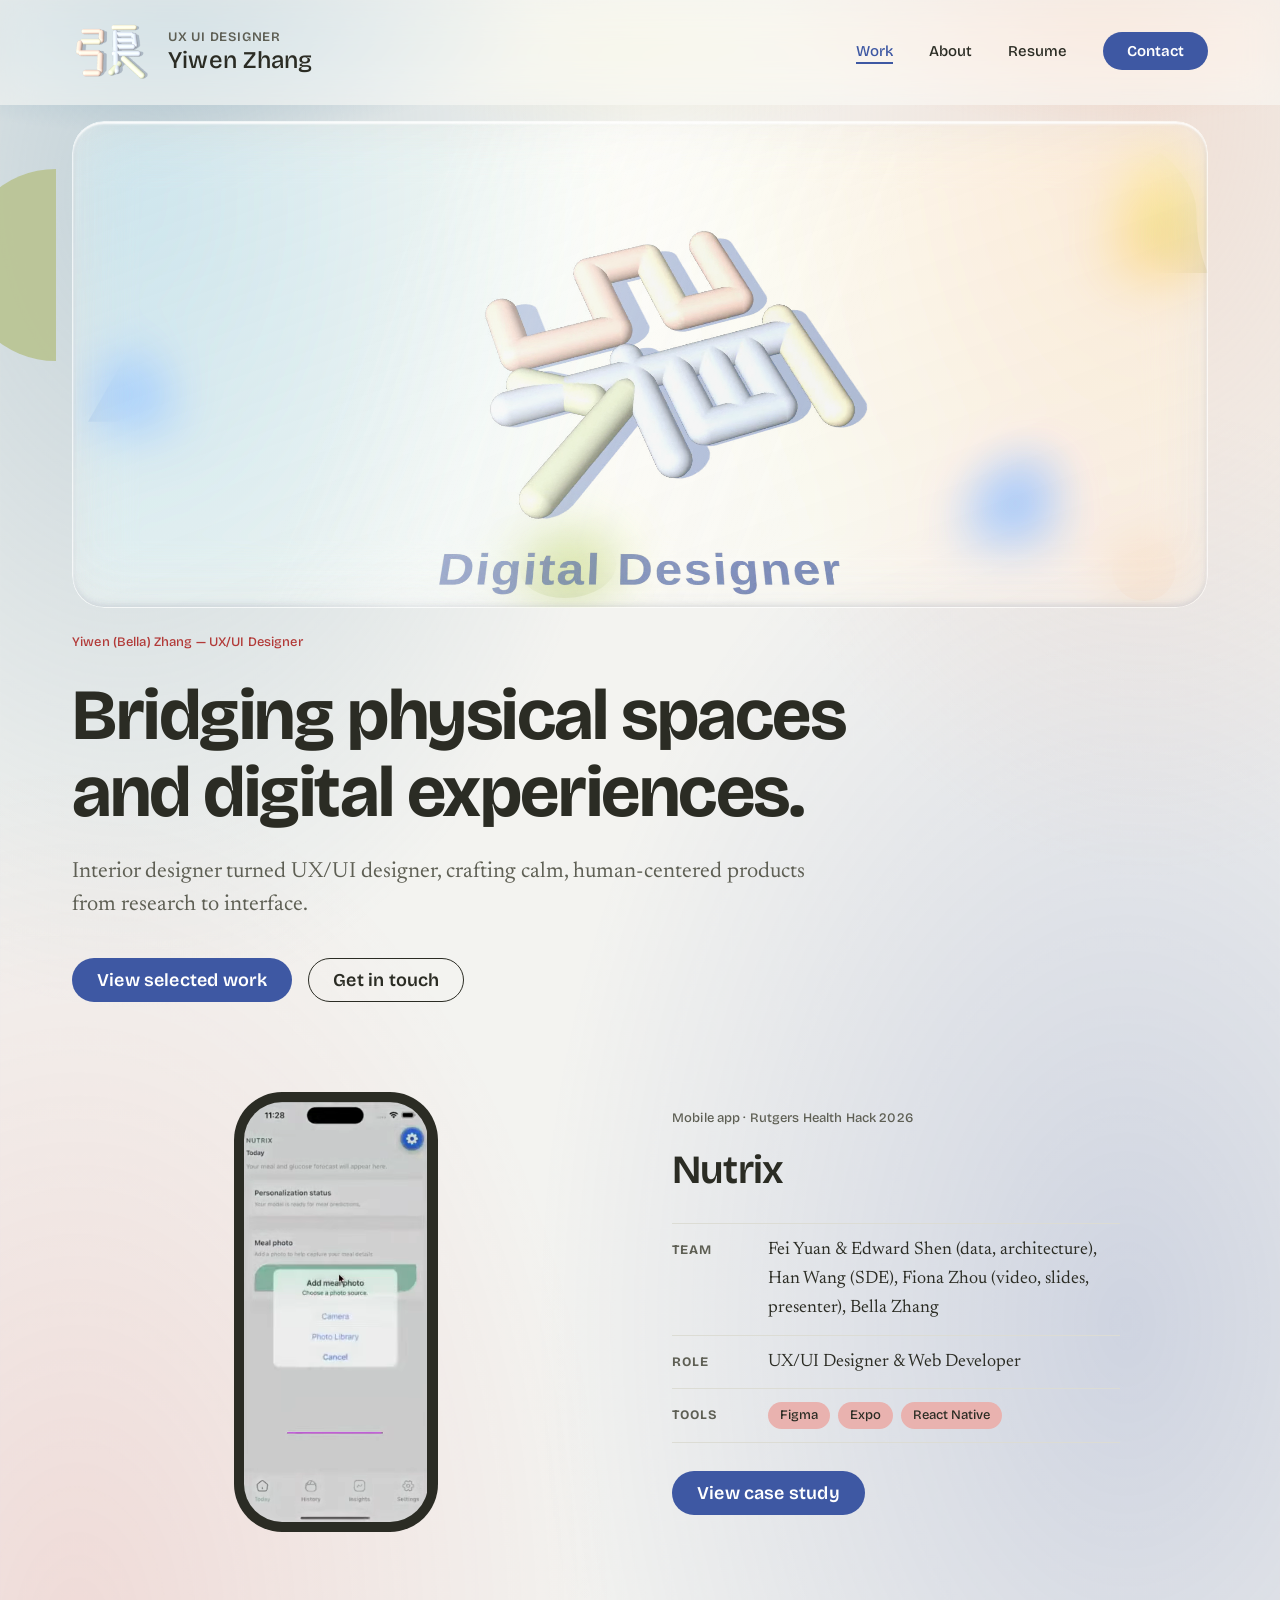
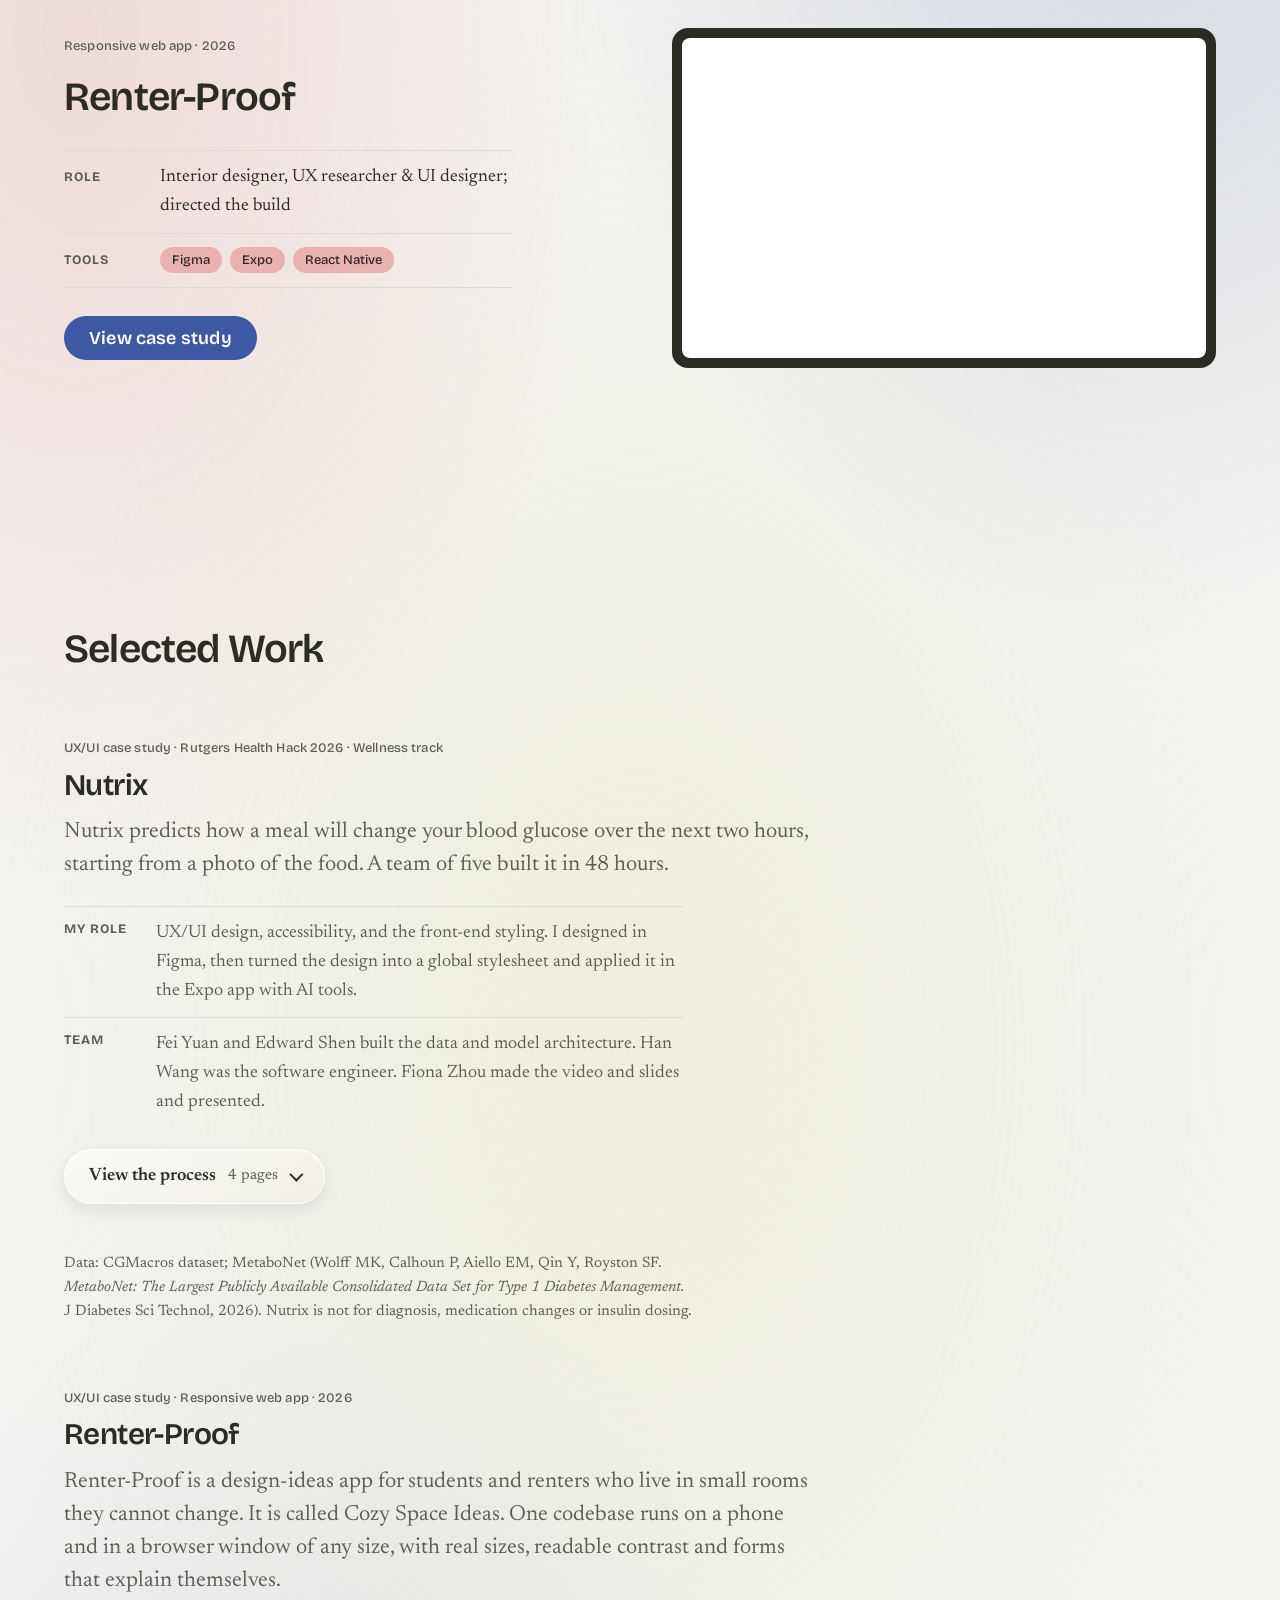
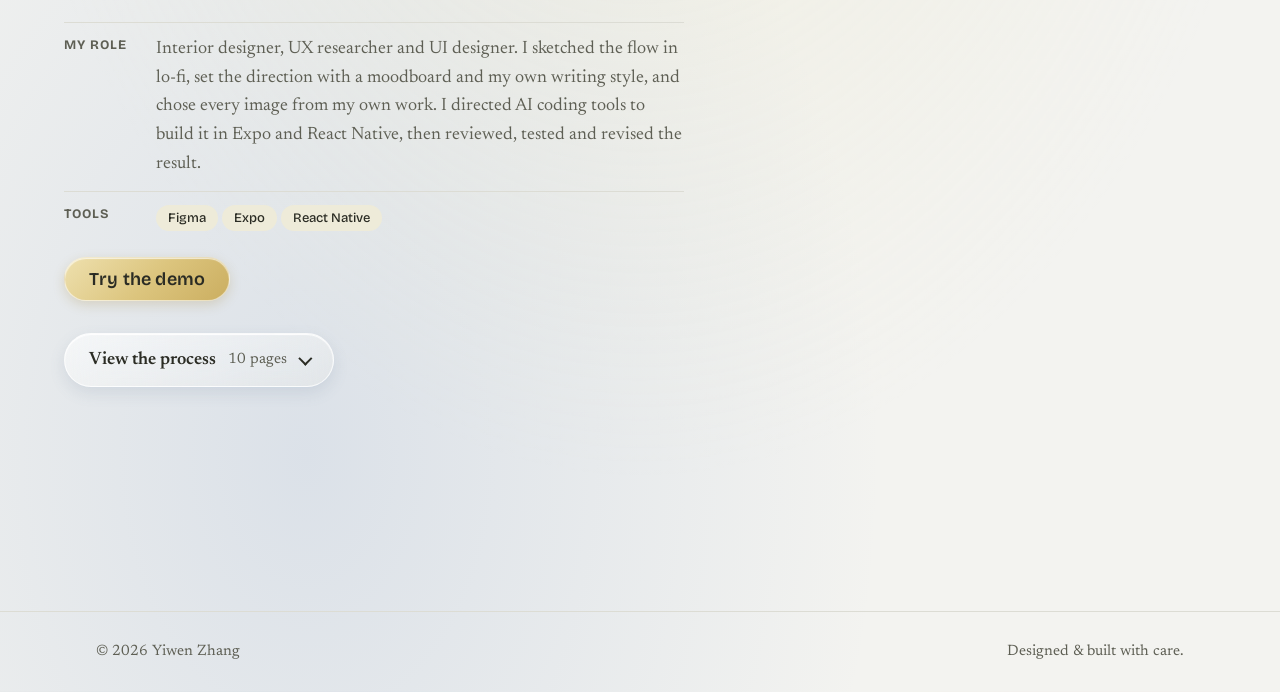
<file: index.html>
<!DOCTYPE html>
<html lang="en" data-theme="work">
<head>
  <meta charset="UTF-8" />
  <meta name="viewport" content="width=device-width, initial-scale=1.0" />
  <title>Yiwen Zhang — UX/UI Designer</title>
  <meta name="description" content="Yiwen (Bella) Zhang is a UX/UI designer bridging physical spaces and digital experiences." />
  <!-- Typography: Bricolage Grotesque (display) + Newsreader (body), via design tokens -->
  <link rel="preconnect" href="https://fonts.googleapis.com" />
  <link rel="preconnect" href="https://fonts.gstatic.com" crossorigin />
  <link
    href="https://fonts.googleapis.com/css2?family=Bricolage+Grotesque:opsz,wght@12..96,500..800&family=Newsreader:ital,opsz,wght@0,6..72,400..600;1,6..72,400&display=swap"
    rel="stylesheet"
  />
  <link rel="stylesheet" href="css/tokens.css" />
  <link rel="stylesheet" href="css/styles.css" />
</head>
<body class="page-home">

  <!-- ============ GLOBAL NAV ============ -->
  <header class="site-header" id="site-header">
    <nav class="nav" aria-label="Global navigation">

      <!-- Brand: 80px square icon slot + title stack (Kyson-style) -->
      <a class="brand" href="index.html" aria-label="Yiwen Zhang home">
        <!-- Logo: Zhang animation (autoplay, muted, loop) -->
        <span class="brand-icon" aria-hidden="true"><img src="assets/zhang-mark-upload.png" alt=""></span>
        <span class="brand-text">
          <span class="brand-role">UX UI Designer</span>
          <span class="brand-name">Yiwen Zhang</span>
        </span>
      </a>

      <!-- Desktop links -->
      <ul class="nav-links">
        <li><a href="index.html" class="nav-link active" aria-current="page">Work</a></li>
        <li><a href="about.html" class="nav-link">About</a></li>
        <li><a href="resume.pdf" class="nav-link" target="_blank" rel="noopener">Resume</a></li>
        <li><a href="contact.html" class="nav-cta">Contact</a></li>
      </ul>

      <!-- Mobile hamburger -->
      <button class="nav-toggle" id="nav-toggle" aria-label="Open menu" aria-expanded="false">
        <span></span><span></span><span></span>
      </button>
    </nav>

    <!-- Mobile menu -->
    <div class="mobile-menu" id="mobile-menu">
      <a href="index.html" class="mobile-link">Work</a>
      <a href="about.html" class="mobile-link">About</a>
      <a href="resume.pdf" class="mobile-link" target="_blank" rel="noopener">Resume</a>
      <a href="contact.html" class="mobile-link mobile-cta">Contact</a>
    </div>
  </header>

  <main>
    <!-- ============ HERO ============ -->
    <section class="hero">
      <!-- decorative shapes behind the glass card -->
      <div class="hero-shapes" aria-hidden="true">
        <span class="sh-tri"></span><span class="sh-bell"></span>
        <span class="sh-quarter"></span><span class="sh-leaf"></span>
        <span class="sh-ring"></span><span class="sh-ring sh-ring--b"></span>
      </div>
      <div class="hero-inner">
        <!-- Logo stage: token color field cropped at the card's bottom edge -->
        <div class="hero-stage">
          <figure class="hero-logo">
            <video id="heroVideo" autoplay muted loop playsinline poster="assets/zhang-poster.png">
              <source src="assets/zhang-alpha.webm" type="video/webm">
            </video>
          </figure>
        </div>
        <p class="t-meta">Yiwen (Bella) Zhang — UX/UI Designer</p>
        <h1 class="t-hero">Bridging physical spaces and digital experiences.</h1>
        <p class="t-lead prose">Interior designer turned UX/UI designer, crafting calm, human-centered products from research to interface.</p>
        <div class="hero-actions">
          <a href="#work" class="btn">View selected work</a>
          <a href="contact.html" class="btn btn--secondary">Get in touch</a>
        </div>
      </div>
    </section>

    <!-- ============ FEATURED PROJECTS: screen + article, alternating ============ -->
    <section class="section device-section" id="projects" aria-label="Featured projects">
      <div class="container">

        <!-- Project 1: mobile app — screen left, article right -->
        <article class="showcase">
          <figure class="device device--iphone device--video">
            <span class="device-screen">
              <video autoplay muted loop playsinline preload="metadata" poster="assets/nutrix/nutrix_bella_poster.png" aria-label="Nutrix app walkthrough: add a meal, see the glucose prediction, review insights">
                <source src="assets/nutrix/nutrix_bella.webm" type="video/webm">
                <source src="assets/nutrix/nutrix_bella.mp4" type="video/mp4">
              </video>
            </span>
          </figure>
          <div class="showcase-text">
            <span class="t-meta">Mobile app · Rutgers Health Hack 2026</span>
            <h2 class="t-h2">Nutrix</h2>
            <dl class="showcase-meta">
              <div><dt class="t-label">Team</dt><dd>Fei Yuan &amp; Edward Shen (data, architecture), Han Wang (SDE), Fiona Zhou (video, slides, presenter), Bella Zhang</dd></div>
              <div><dt class="t-label">Role</dt><dd>UX/UI Designer &amp; Web Developer</dd></div>
              <div><dt class="t-label">Tools</dt><dd><span class="chip">Figma</span> <span class="chip">Expo</span> <span class="chip">React Native</span></dd></div>
            </dl>
            <a class="btn" href="#case-mobile">View case study</a>
          </div>
        </article>

        <!-- Project 2: Renter-Proof web app — article left, laptop right -->
        <article class="showcase showcase--flip">
          <figure class="device device--laptop device--video">
            <span class="device-screen">
              <video autoplay muted loop playsinline preload="metadata" poster="assets/renter-proof/renter-proof-demo-poster.jpg" aria-label="Renter-Proof walkthrough in a desktop browser: browse ideas, open a room type, open a case and meet the sign-up step">
                <source src="assets/renter-proof/renter-proof-demo.webm" type="video/webm">
                <source src="assets/renter-proof/renter-proof-demo.mp4" type="video/mp4">
              </video>
            </span>
          </figure>
          <div class="showcase-text">
            <span class="t-meta">Responsive web app · 2026</span>
            <h2 class="t-h2">Renter-Proof</h2>
            <dl class="showcase-meta">
              <div><dt class="t-label">Role</dt><dd>Interior designer, UX researcher &amp; UI designer; directed the build</dd></div>
              <div><dt class="t-label">Tools</dt><dd><span class="chip">Figma</span> <span class="chip">Expo</span> <span class="chip">React Native</span></dd></div>
            </dl>
            <a class="btn" href="#case-renter-proof">View case study</a>
          </div>
        </article>

      </div>
    </section>

    <!-- ============ SELECTED WORK: process, one block per project ============ -->
    <section id="work" class="section">
      <div class="container">
        <h2 class="t-h2">Selected Work</h2>

        <article class="case" id="case-mobile">
          <span class="t-meta">UX/UI case study · Rutgers Health Hack 2026 · Wellness track</span>
          <h3 class="t-h3">Nutrix</h3>
          <p class="t-lead prose">Nutrix predicts how a meal will change your blood glucose over the next two hours, starting from a photo of the food. A team of five built it in 48 hours.</p>
          <dl class="case-credits">
            <div><dt class="t-label">My role</dt><dd>UX/UI design, accessibility, and the front-end styling. I designed in Figma, then turned the design into a global stylesheet and applied it in the Expo app with AI tools.</dd></div>
            <div><dt class="t-label">Team</dt><dd>Fei Yuan and Edward Shen built the data and model architecture. Han Wang was the software engineer. Fiona Zhou made the video and slides and presented.</dd></div>
          </dl>
          <details class="case-fold">
            <summary><span class="case-fold-label">View the process</span><span class="case-fold-meta t-small">4 pages</span><span class="case-fold-chev" aria-hidden="true"></span></summary>
          <div class="deck" role="region" aria-roledescription="carousel" aria-label="Nutrix case study slides">
            <ol class="deck-track" tabindex="0">
            <li class="deck-slide" aria-label="1 of 4">
              <div class="deck-text"><span class="deck-no">01</span><h4 class="t-h4">Define the question</h4><p>We wanted people to see what a meal might do before they eat it. We worked from real, de-identified patient data provided for the hackathon, so we did not run interviews. The design had three challenges.</p></div>
              <figure><a class="zoom" href="assets/nutrix/nutrix-define.webp"><img src="assets/nutrix/nutrix-define.webp" alt="The question: what will this meal do to my glucose? Three design challenges: show a forecast honestly, let people fix the photo, make it readable for more people." width="1800" height="830" loading="lazy"></a><figcaption class="t-small">The question and the three design challenges</figcaption></figure>
            </li>
            <li class="deck-slide" aria-label="2 of 4">
              <div class="deck-text"><span class="deck-no">02</span><h4 class="t-h4">Choose a visual direction</h4><p>My first screen set in Figma used a standard blue medical palette. Then I made a moodboard of clinical settings (scrubs, operating-room teal, blue caps), pulled colours from two photos and turned them into soft tokens: mint primary, amber secondary, rose for high readings, rounded leaf-shaped buttons and a light glass surface.</p></div>
              <div class="deck-figs">
                <figure><a class="zoom" href="assets/nutrix/nutrix-moodboard.webp"><img src="assets/nutrix/nutrix-moodboard.webp" alt="Moodboard with two clinical photos, typography and colour styles" width="1600" height="964" loading="lazy"></a><figcaption class="t-small">Moodboard and design style</figcaption></figure>
                <figure><a class="zoom" href="assets/nutrix/nutrix-tokens.webp"><img src="assets/nutrix/nutrix-tokens.webp" alt="Design tokens: colours extracted from photos, button variants and glass effect" width="1400" height="1301" loading="lazy"></a><figcaption class="t-small">Tokens bound to Figma variables</figcaption></figure>
              </div>
            </li>
            <li class="deck-slide" aria-label="3 of 4">
              <div class="deck-text"><span class="deck-no">03</span><h4 class="t-h4">Map the flow</h4><p>The patient flow has two jobs: check a meal before eating, and review the days afterwards. A clinician flow was designed too, but not built within 48 hours.</p></div>
              <figure><a class="zoom" href="assets/nutrix/nutrix-flow.webp"><img src="assets/nutrix/nutrix-flow.webp" alt="Patient flow from Today to Add meal, Edit, Prediction and Review, plus a dashed clinician flow" width="1800" height="652" loading="lazy"></a><figcaption class="t-small">Patient flow, and the clinician flow that stayed in Figma</figcaption></figure>
            </li>
            <li class="deck-slide" aria-label="4 of 4">
              <div class="deck-text"><span class="deck-no">04</span><h4 class="t-h4">Design for accuracy and access</h4><p>Photo recognition can get a food or portion wrong, so every food has an amount and a unit that people can edit. I also designed Senior mode with larger text and stronger contrast, and the language options (English, Español, 中文). Accessibility is my specialty, so these were my calls.</p></div>
              <figure><a class="zoom" href="assets/nutrix/nutrix-screens.webp"><img src="assets/nutrix/nutrix-screens.webp" alt="Figma screens: Senior mode home, editable meal with amount and unit, and the clinician patient list" width="1800" height="1221" loading="lazy"></a><figcaption class="t-small">Figma screens from the first set (blue palette): Senior mode, editable meal, clinician view</figcaption></figure>
            </li>
            </ol>
            <div class="deck-bar">
              <button type="button" class="deck-btn" data-dir="-1" aria-label="Previous slide">&larr;</button>
              <button type="button" class="deck-btn" data-dir="1" aria-label="Next slide">&rarr;</button>
              <span class="t-small deck-count" aria-live="polite">1 / 4</span>
            </div>
          </div>
          </details>
          <p class="case-note t-small">Data: CGMacros dataset; MetaboNet (Wolff MK, Calhoun P, Aiello EM, Qin Y, Royston SF. <em>MetaboNet: The Largest Publicly Available Consolidated Data Set for Type 1 Diabetes Management.</em> J Diabetes Sci Technol, 2026). Nutrix is not for diagnosis, medication changes or insulin dosing.</p>
        </article>

        <article class="case" id="case-renter-proof">
          <span class="t-meta">UX/UI case study · Responsive web app · 2026</span>
          <h3 class="t-h3">Renter-Proof</h3>
          <p class="t-lead prose">Renter-Proof is a design-ideas app for students and renters who live in small rooms they cannot change. It is called Cozy Space Ideas. One codebase runs on a phone and in a browser window of any size, with real sizes, readable contrast and forms that explain themselves.</p>
          <dl class="case-credits">
            <div><dt class="t-label">My role</dt><dd>Interior designer, UX researcher and UI designer. I sketched the flow in lo-fi, set the direction with a moodboard and my own writing style, and chose every image from my own work. I directed AI coding tools to build it in Expo and React Native, then reviewed, tested and revised the result.</dd></div>
            <div><dt class="t-label">Tools</dt><dd><span class="chip">Figma</span> <span class="chip">Expo</span> <span class="chip">React Native</span></dd></div>
          </dl>
          <p class="case-cta"><a class="btn" href="https://interiors.yiwenzhang.com" target="_blank" rel="noopener">Try the demo</a></p>
          <details class="case-fold">
            <summary><span class="case-fold-label">View the process</span><span class="case-fold-meta t-small">10 pages</span><span class="case-fold-chev" aria-hidden="true"></span></summary>
          <div class="deck" role="region" aria-roledescription="carousel" aria-label="Renter-Proof case study slides">
            <ol class="deck-track" tabindex="0">
            <li class="deck-slide" aria-label="1 of 10">
              <div class="deck-text"><span class="deck-no">01</span><h4 class="t-h4">Define the problem</h4><p>Small rooms, short leases, no drilling. Most inspiration assumes you can.</p></div>
              <figure><a class="zoom" href="assets/renter-proof/renter-proof-define.webp"><img src="assets/renter-proof/renter-proof-define.webp" alt="Renter-Proof problem statement and three design challenges: ideas that survive a lease, real sizes and real light, look first and sign up later." width="1800" height="755" loading="lazy"></a></figure>
            </li>
            <li class="deck-slide" aria-label="2 of 10">
              <div class="deck-text"><span class="deck-no">02</span><h4 class="t-h4">Listen to renters</h4><p>Two neighbors who ask me for design advice. Informal notes, not a formal study.</p></div>
              <figure><a class="zoom" href="assets/renter-proof/renter-proof-people.webp"><img src="assets/renter-proof/renter-proof-people.webp" alt="Two renter profiles from early conversations with neighbors, and three insights: measurements decide, light comes last, reversible is the rule." width="1800" height="1033" loading="lazy"></a></figure>
            </li>
            <li class="deck-slide" aria-label="3 of 10">
              <div class="deck-text"><span class="deck-no">03</span><h4 class="t-h4">Map the flow</h4><p>Browse free. The full case opens after a free account or a guest session.</p></div>
              <figure><a class="zoom" href="assets/renter-proof/renter-proof-flow.webp"><img src="assets/renter-proof/renter-proof-flow.webp" alt="App flow from Home to Ideas, Room type, Case list and Case details, with a locked preview branch and a consult waitlist branch." width="1800" height="762" loading="lazy"></a></figure>
            </li>
            <li class="deck-slide" aria-label="4 of 10">
              <div class="deck-text"><span class="deck-no">04</span><h4 class="t-h4">Make the calls</h4><p>Free to browse, sizes and light shown, original work only, forms that explain themselves.</p></div>
              <figure><a class="zoom" href="assets/renter-proof/renter-proof-decisions.webp"><img src="assets/renter-proof/renter-proof-decisions.webp" alt="Four design decisions with the reason and what was done for each." width="1800" height="752" loading="lazy"></a></figure>
            </li>
            <li class="deck-slide" aria-label="5 of 10">
              <div class="deck-text"><span class="deck-no">05</span><h4 class="t-h4">Design the screens</h4><p>Cormorant Garamond and DM Sans on bone, burgundy and brass tokens from my Figma.</p></div>
              <figure><a class="zoom" href="assets/renter-proof/renter-proof-screens.webp"><img src="assets/renter-proof/renter-proof-screens.webp" alt="Five app screens: Home, Ideas, a locked case, sign up with inline checks and the full case." width="1800" height="1061" loading="lazy"></a></figure>
            </li>
            <li class="deck-slide" aria-label="6 of 10">
              <div class="deck-text"><span class="deck-no">06</span><h4 class="t-h4">Make it responsive</h4><p>One column on a phone, two on a tablet, three on a desktop. Header and tabs stay fixed on top.</p></div>
              <figure><a class="zoom" href="assets/renter-proof/renter-proof-responsive.webp"><img src="assets/renter-proof/renter-proof-responsive.webp" alt="The Home screen at phone, tablet and desktop widths, with the header and tabs fixed at the top in each." width="1800" height="972" loading="lazy"></a></figure>
            </li>
            <li class="deck-slide" aria-label="7 of 10">
              <div class="deck-text"><span class="deck-no">07</span><h4 class="t-h4">Check accessibility</h4><p>I tested my own work for contrast, forms and tap size, and fixed what failed.</p></div>
              <figure><a class="zoom" href="assets/renter-proof/renter-proof-access.webp"><img src="assets/renter-proof/renter-proof-access.webp" alt="Four accessibility checks: readable colour, forms you can recover from, controls you can hit, and what I found and fixed in my own work." width="1800" height="744" loading="lazy"></a></figure>
            </li>
            <li class="deck-slide" aria-label="8 of 10">
              <div class="deck-text"><span class="deck-no">08</span><h4 class="t-h4">My role</h4><p>Interior designer, UX researcher, UI designer, and director of the build.</p></div>
              <figure><a class="zoom" href="assets/renter-proof/renter-proof-role.webp"><img src="assets/renter-proof/renter-proof-role.webp" alt="My four roles on this project: interior designer, UX researcher, UI designer and front-end director." width="1800" height="520" loading="lazy"></a></figure>
            </li>
            <li class="deck-slide" aria-label="9 of 10">
              <div class="deck-text"><span class="deck-no">09</span><h4 class="t-h4">What is still open</h4><p>Interviews, the sign-up gate, cost and pets, and a real backend.</p></div>
              <figure><a class="zoom" href="assets/renter-proof/renter-proof-next.webp"><img src="assets/renter-proof/renter-proof-next.webp" alt="Four next steps: real interviews, test the sign-up gate, cost and pets, and a real backend." width="1800" height="520" loading="lazy"></a></figure>
            </li>
            <li class="deck-slide deck-slide--end" aria-label="10 of 10">
              <div class="deck-text"><span class="deck-no">10</span><h4 class="t-h4">Try it yourself</h4><p>Open the live demo in any browser, on a phone or a wide screen. Resize the window and watch the layout change.</p><p class="case-cta"><a class="btn" href="https://interiors.yiwenzhang.com" target="_blank" rel="noopener">Try the demo</a></p><p class="t-small">Demo only: accounts are saved on your device, and nothing is sold. Available in the US.</p></div>
            </li>
            </ol>
            <div class="deck-bar">
              <button type="button" class="deck-btn" data-dir="-1" aria-label="Previous slide">&larr;</button>
              <button type="button" class="deck-btn" data-dir="1" aria-label="Next slide">&rarr;</button>
              <span class="t-small deck-count" aria-live="polite">1 / 10</span>
            </div>
          </div>
          </details>
        </article>

        <!-- HIDDEN until project 2 is ready (restore the "- -" to "--" inside if needed)
        <article class="case" id="case-wireframe">
          <span class="t-meta">Wireframes &amp; flows</span>
          <h3 class="t-h3">Dolor Sit Wireframe Kit</h3>
          <p class="t-lead prose">Sed ut perspiciatis unde omnis iste natus error sit voluptatem accusantium doloremque laudantium.</p>
          <div class="stage">
            <div class="stage-info"><span class="deck-no">01</span><h4 class="t-h4">Map</h4><p>Nemo enim ipsam voluptatem quia voluptas sit aspernatur aut odit aut fugit.</p></div>
            <div class="stage-media media- -one">
              <figure><div class="ph ph- -wide">User flow</div><figcaption class="t-small">User flow · sed do eiusmod</figcaption></figure>
            </div>
          </div>
          <div class="stage">
            <div class="stage-info"><span class="deck-no">02</span><h4 class="t-h4">Sketch</h4><p>Neque porro quisquam est, qui dolorem ipsum quia dolor sit amet consectetur.</p></div>
            <div class="stage-media media- -three">
              <figure><div class="ph ph- -sketch">Sketch</div><figcaption class="t-small">Sketch 01</figcaption></figure>
              <figure><div class="ph ph- -sketch">Sketch</div><figcaption class="t-small">Sketch 02</figcaption></figure>
              <figure><div class="ph ph- -sketch">Sketch</div><figcaption class="t-small">Sketch 03</figcaption></figure>
            </div>
          </div>
          <div class="stage">
            <div class="stage-info"><span class="deck-no">03</span><h4 class="t-h4">Wireframe</h4><p>Quis autem vel eum iure reprehenderit qui in ea voluptate velit esse quam nihil.</p></div>
            <div class="stage-media media- -one">
              <figure><div class="ph ph- -wide">Wireframes</div><figcaption class="t-small">Wireframes · tempor incididunt</figcaption></figure>
            </div>
          </div>
        </article>
        -->
      </div>
    </section>

  </main>

  <footer class="site-footer">
    <div class="container footer-inner">
      <span class="t-small">© 2026 Yiwen Zhang</span>
      <span class="t-small">Designed &amp; built with care.</span>
    </div>
  </footer>

  <script src="js/main.js"></script>
</body>
</html>
</file>
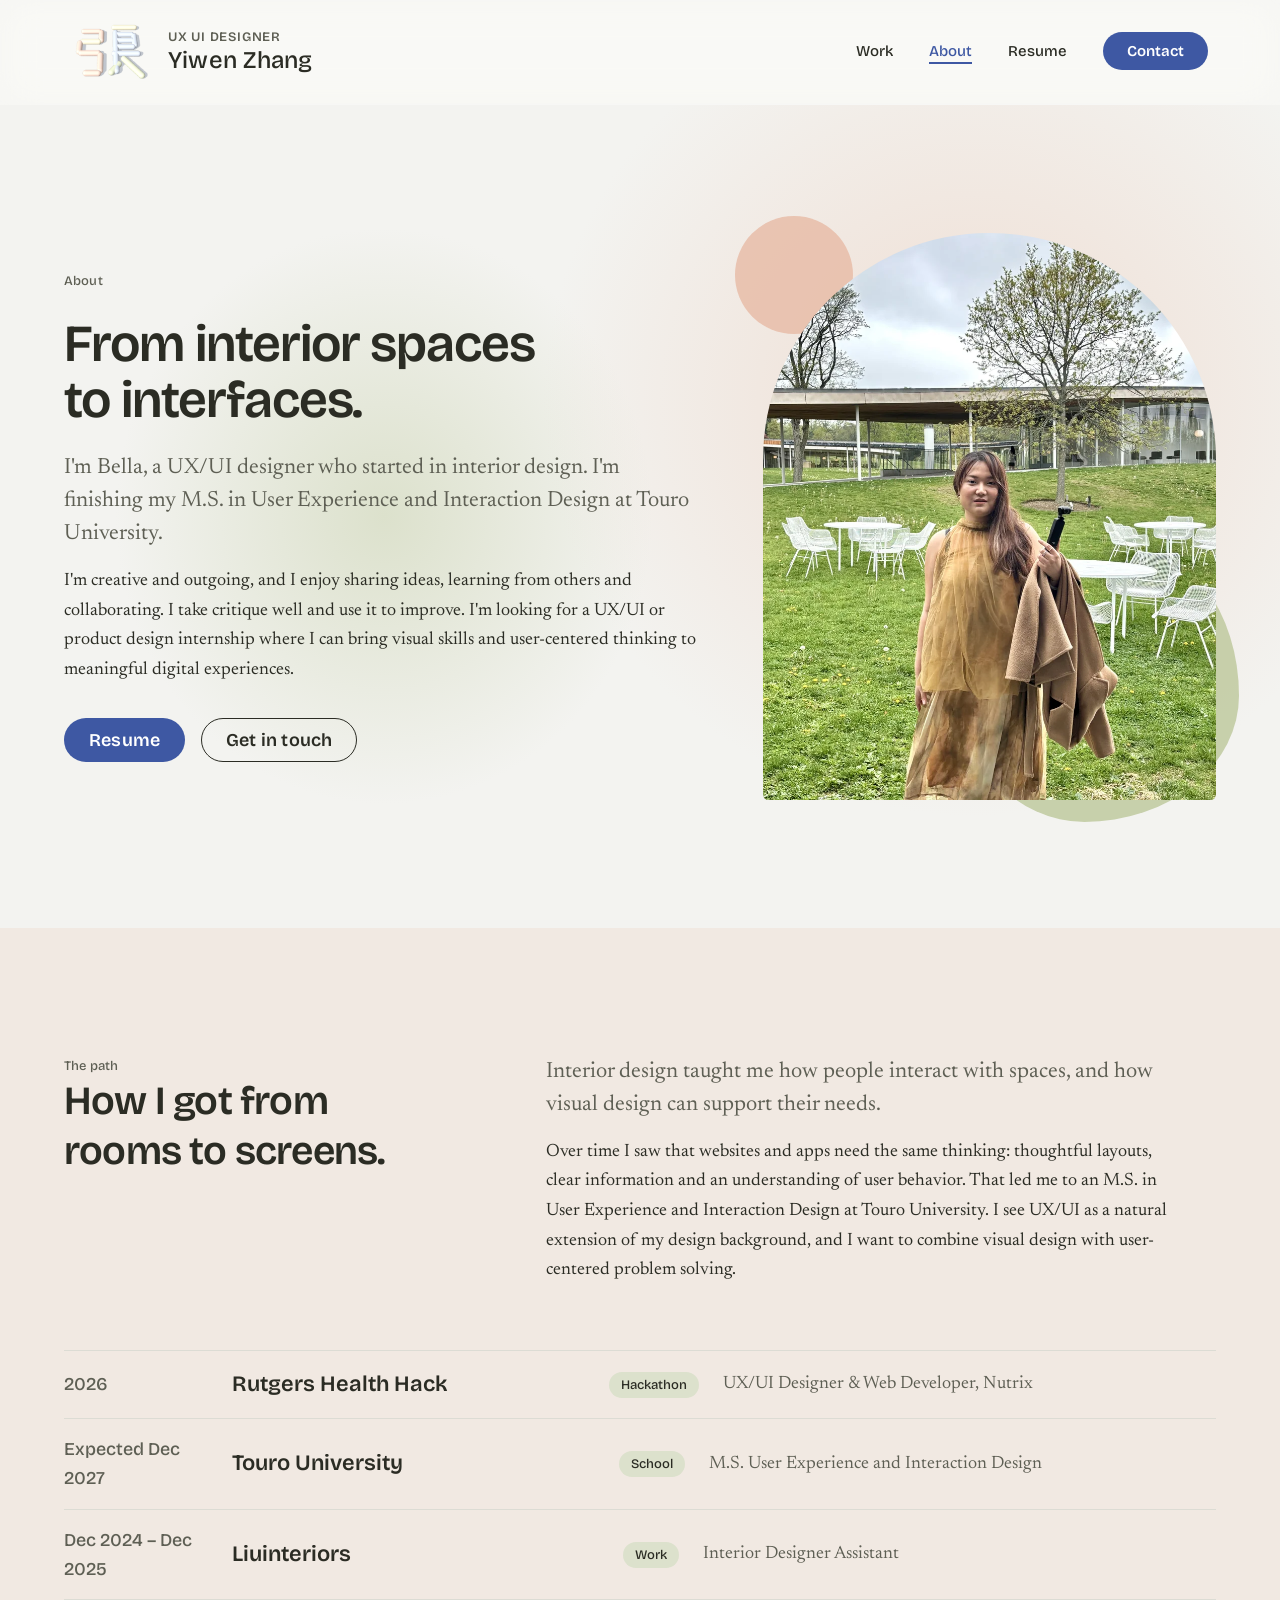
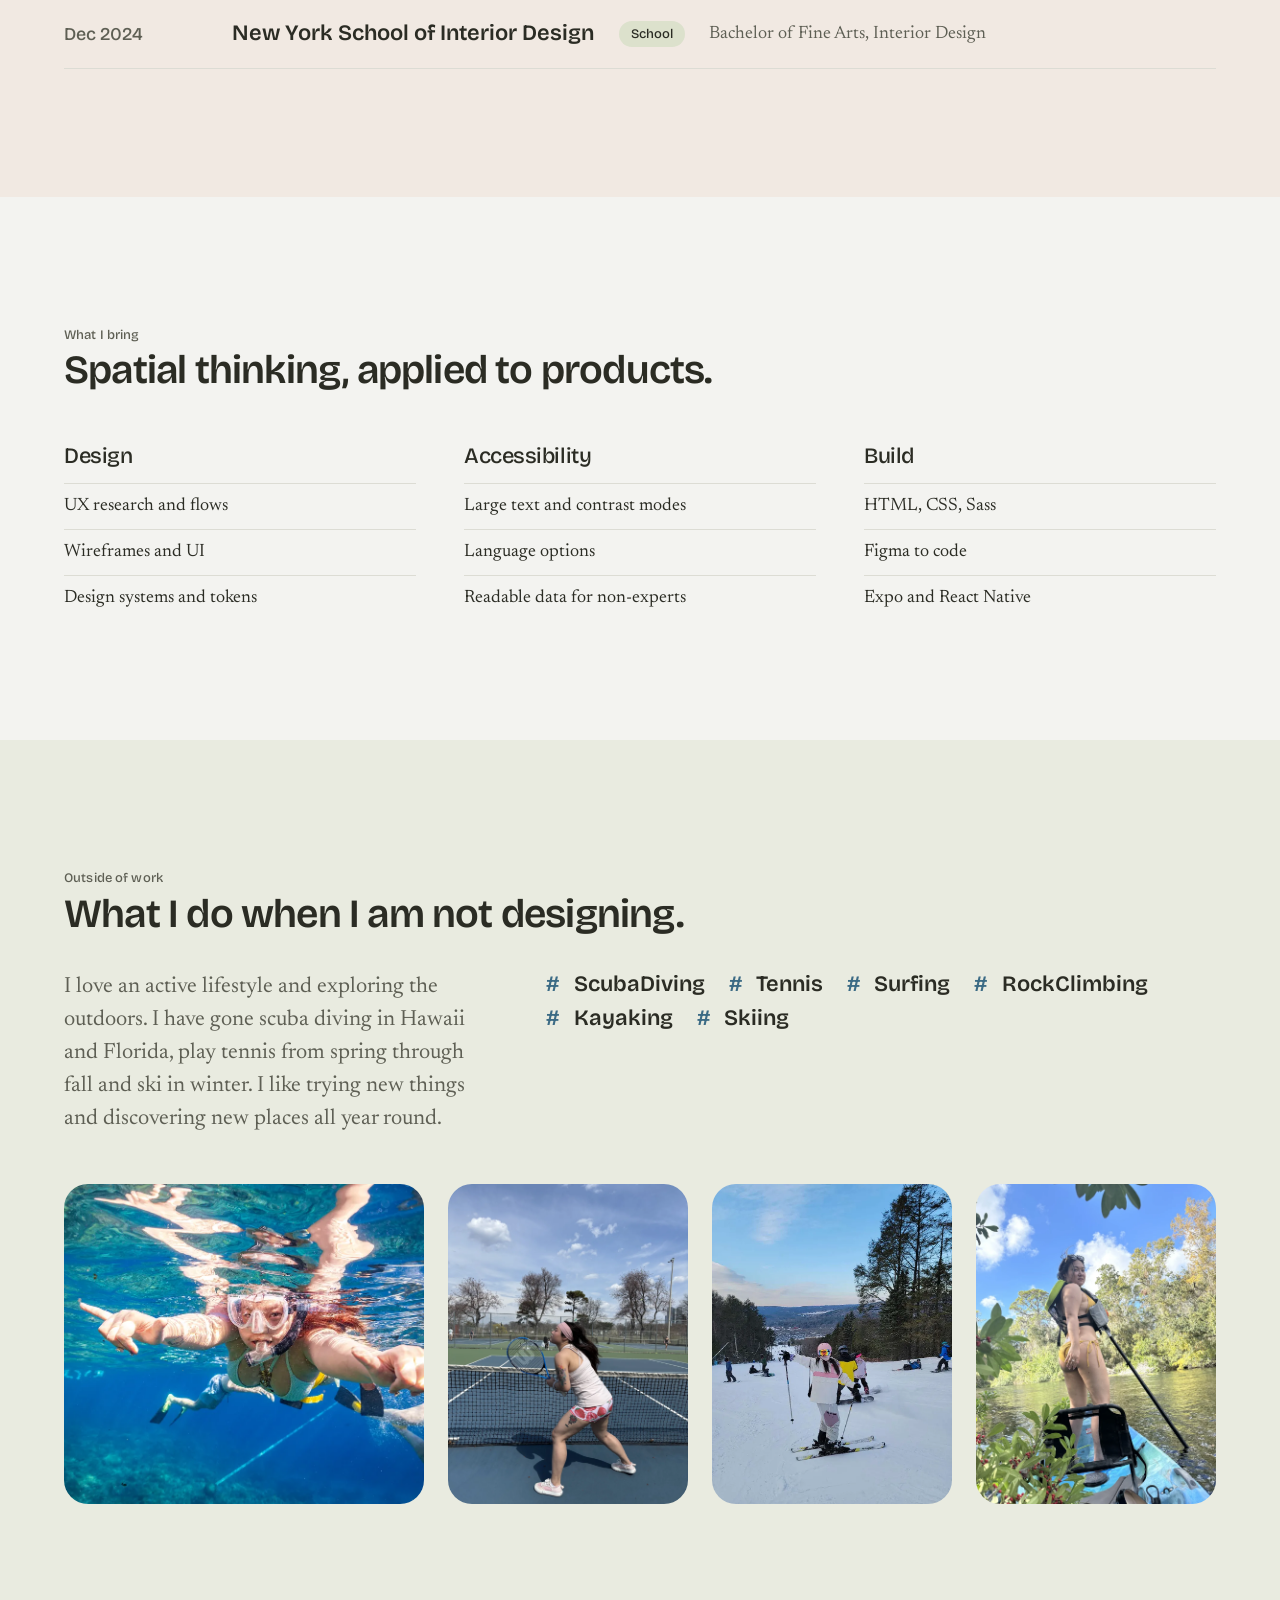
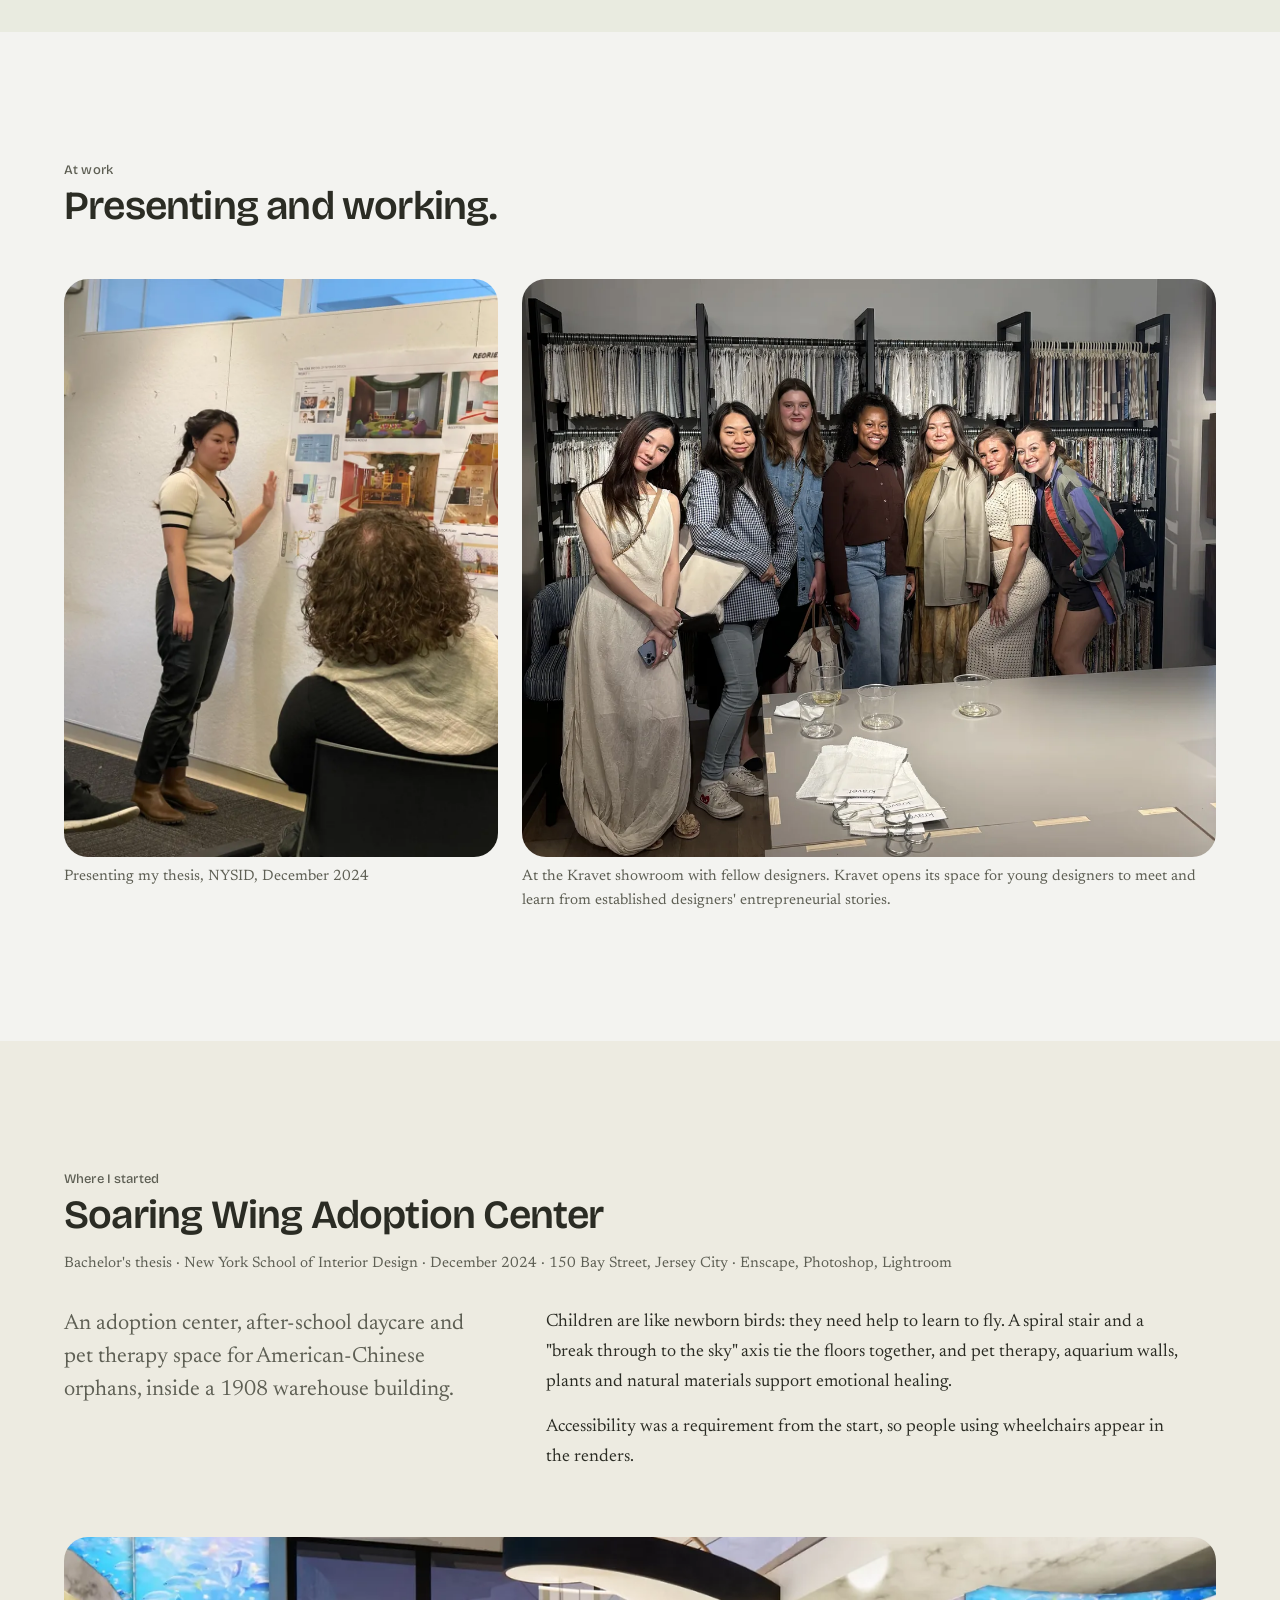
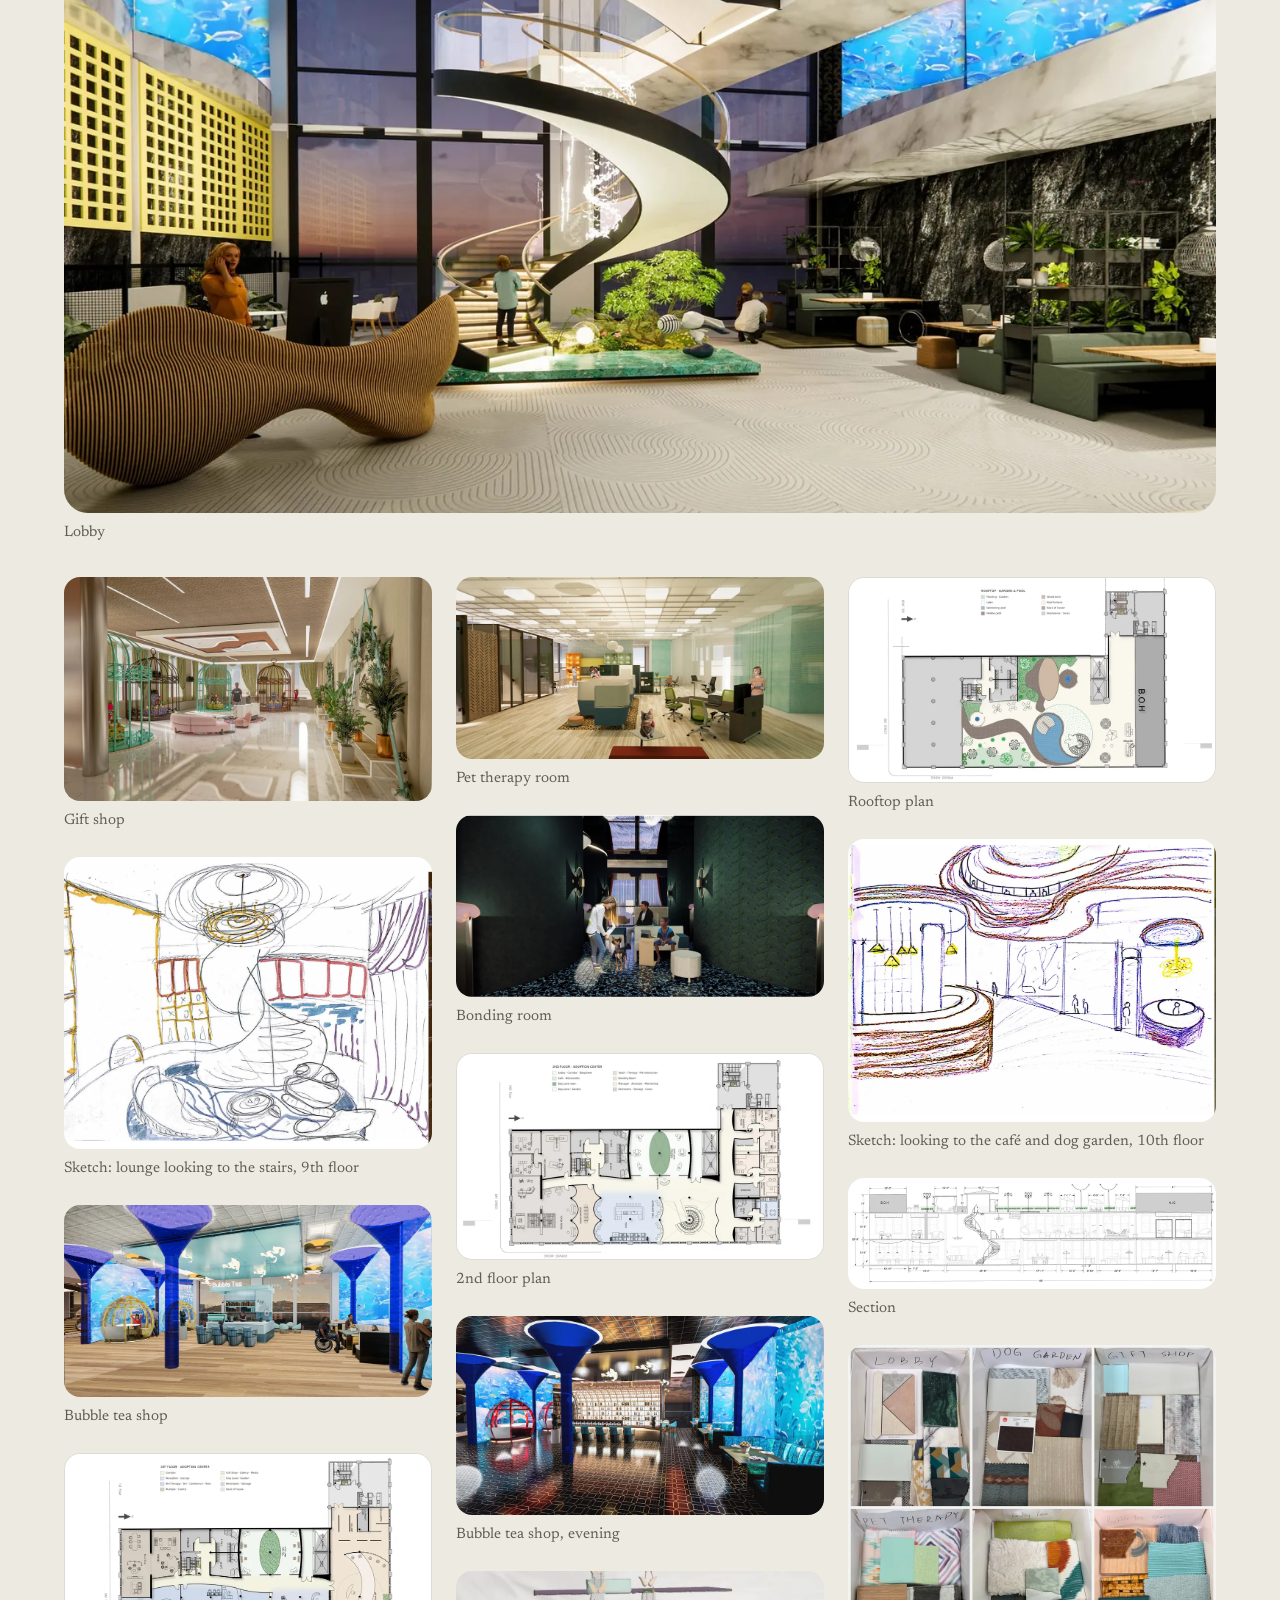
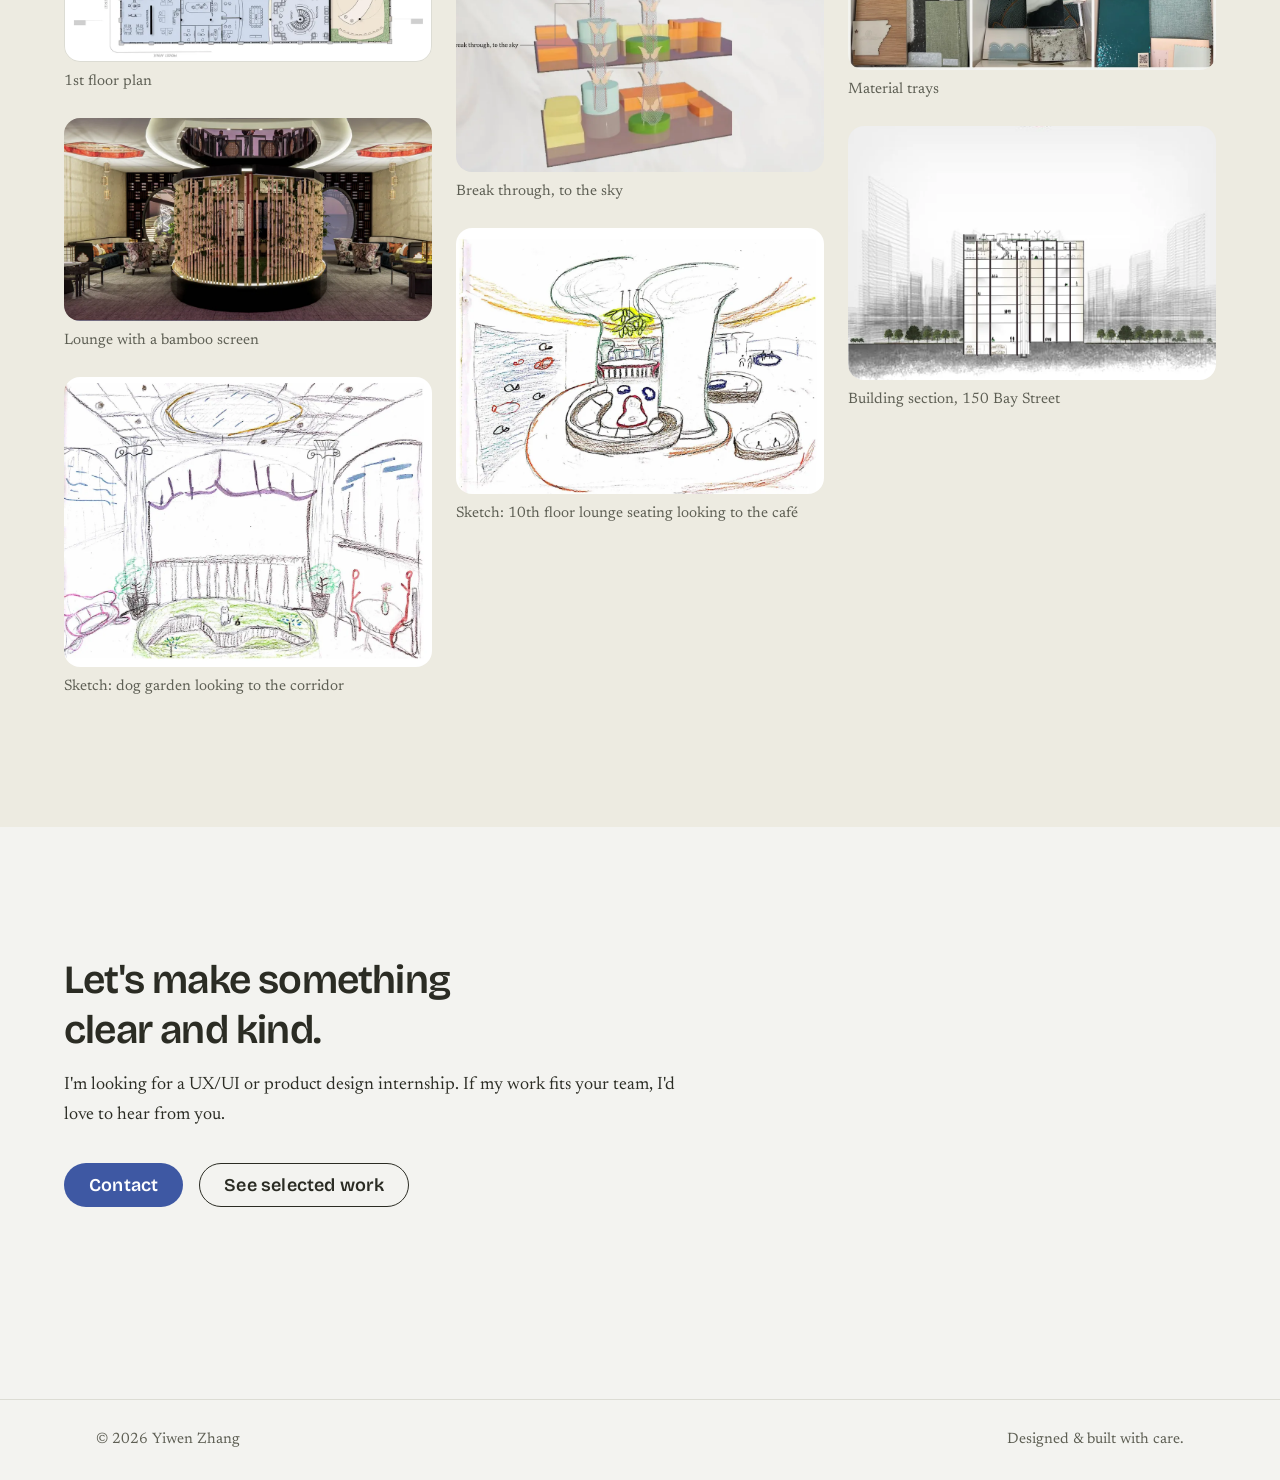
<file: about.html>
<!DOCTYPE html>
<html lang="en" data-theme="about">
<head>
  <meta charset="UTF-8" />
  <meta name="viewport" content="width=device-width, initial-scale=1.0" />
  <title>About — Yiwen Zhang</title>
  <meta name="description" content="About Yiwen (Bella) Zhang — from interior design to UX/UI design." />
  <link rel="preconnect" href="https://fonts.googleapis.com" />
  <link rel="preconnect" href="https://fonts.gstatic.com" crossorigin />
  <link
    href="https://fonts.googleapis.com/css2?family=Bricolage+Grotesque:opsz,wght@12..96,500..800&family=Newsreader:ital,opsz,wght@0,6..72,400..600;1,6..72,400&display=swap"
    rel="stylesheet"
  />
  <link rel="stylesheet" href="css/tokens.css" />
  <link rel="stylesheet" href="css/styles.css" />
</head>
<body class="page-about">

  <!-- ============ GLOBAL NAV ============ -->
  <header class="site-header" id="site-header">
    <nav class="nav" aria-label="Global navigation">
      <a class="brand" href="index.html" aria-label="Yiwen Zhang home">
        <span class="brand-icon" aria-hidden="true"><img src="assets/zhang-mark-upload.png" alt=""></span>
        <span class="brand-text">
          <span class="brand-role">UX UI Designer</span>
          <span class="brand-name">Yiwen Zhang</span>
        </span>
      </a>
      <ul class="nav-links">
        <li><a href="index.html" class="nav-link">Work</a></li>
        <li><a href="about.html" class="nav-link active" aria-current="page">About</a></li>
        <li><a href="resume.pdf" class="nav-link" target="_blank" rel="noopener">Resume</a></li>
        <li><a href="contact.html" class="nav-cta">Contact</a></li>
      </ul>
      <button class="nav-toggle" id="nav-toggle" aria-label="Open menu" aria-expanded="false">
        <span></span><span></span><span></span>
      </button>
    </nav>
    <div class="mobile-menu" id="mobile-menu">
      <a href="index.html" class="mobile-link">Work</a>
      <a href="about.html" class="mobile-link">About</a>
      <a href="resume.pdf" class="mobile-link" target="_blank" rel="noopener">Resume</a>
      <a href="contact.html" class="mobile-link mobile-cta">Contact</a>
    </div>
  </header>

  <main>

    <!-- 1. Intro: headline + portrait -->
    <section class="section about-intro">
      <div class="container about-intro-grid">
        <div class="prose">
          <p class="t-meta">About</p>
          <h1 class="t-h1">From interior spaces to interfaces.</h1>
          <p class="t-lead">I'm Bella, a UX/UI designer who started in interior design. I'm finishing my M.S. in User Experience and Interaction Design at Touro University.</p>
          <p>I'm creative and outgoing, and I enjoy sharing ideas, learning from others and collaborating. I take critique well and use it to improve. I'm looking for a UX/UI or product design internship where I can bring visual skills and user-centered thinking to meaningful digital experiences.</p>
          <div class="hero-actions">
            <a class="btn" href="resume.pdf" target="_blank" rel="noopener">Resume</a>
            <a class="btn btn--secondary" href="contact.html">Get in touch</a>
          </div>
        </div>
        <figure class="about-portrait"><img src="assets/about/portrait-personal.webp" alt="Bella standing on a lawn in front of a long, low glass pavilion" width="900" height="1200"></figure>
      </div>
    </section>

    <!-- 3. Career change story + timeline -->
    <section class="section band-tint">
      <div class="container about-split">
        <div>
          <p class="t-meta">The path</p>
          <h2 class="t-h2">How I got from rooms to screens.</h2>
        </div>
        <div class="prose">
          <p class="t-lead">Interior design taught me how people interact with spaces, and how visual design can support their needs.</p>
          <p>Over time I saw that websites and apps need the same thinking: thoughtful layouts, clear information and an understanding of user behavior. That led me to an M.S. in User Experience and Interaction Design at Touro University. I see UX/UI as a natural extension of my design background, and I want to combine visual design with user-centered problem solving.</p>
        </div>
      </div>
      <div class="container">
        <ol class="timeline" aria-label="Timeline">
          <li><span class="tl-years">2026</span><span class="tl-place">Rutgers Health Hack</span><span class="chip">Hackathon</span><span class="tl-role">UX/UI Designer &amp; Web Developer, Nutrix</span></li>
          <li><span class="tl-years">Expected Dec 2027</span><span class="tl-place">Touro University</span><span class="chip">School</span><span class="tl-role">M.S. User Experience and Interaction Design</span></li>
          <li><span class="tl-years">Dec 2024 – Dec 2025</span><span class="tl-place">Liuinteriors</span><span class="chip">Work</span><span class="tl-role">Interior Designer Assistant</span></li>
          <li><span class="tl-years">Dec 2024</span><span class="tl-place">New York School of Interior Design</span><span class="chip">School</span><span class="tl-role">Bachelor of Fine Arts, Interior Design</span></li>
        </ol>
      </div>
    </section>

    <!-- 4. What I bring (three lists) -->
    <section class="section">
      <div class="container">
        <p class="t-meta">What I bring</p>
        <h2 class="t-h2">Spatial thinking, applied to products.</h2>
        <div class="skills">
          <div><h3 class="t-h4">Design</h3><ul><li>UX research and flows</li><li>Wireframes and UI</li><li>Design systems and tokens</li></ul></div>
          <div><h3 class="t-h4">Accessibility</h3><ul><li>Large text and contrast modes</li><li>Language options</li><li>Readable data for non-experts</li></ul></div>
          <div><h3 class="t-h4">Build</h3><ul><li>HTML, CSS, Sass</li><li>Figma to code</li><li>Expo and React Native</li></ul></div>
        </div>
      </div>
    </section>

    <!-- 5. Life and interests: personal photos only -->
    <section class="section band-sage">
      <div class="container">
        <p class="t-meta">Outside of work</p>
        <h2 class="t-h2">What I do when I am not designing.</h2>
        <div class="about-split about-split--tight">
          <p class="t-lead">I love an active lifestyle and exploring the outdoors. I have gone scuba diving in Hawaii and Florida, play tennis from spring through fall and ski in winter. I like trying new things and discovering new places all year round.</p>
          <ul class="interest-pills" aria-label="Interests"><li style="--dot:var(--sky)">ScubaDiving</li><li style="--dot:var(--sage)">Tennis</li><li style="--dot:var(--blush)">Surfing</li><li style="--dot:var(--sand)">RockClimbing</li><li style="--dot:var(--periwinkle)">Kayaking</li><li style="--dot:var(--butter)">Skiing</li></ul>
        </div>
        <div class="life-grid">
          <figure><a class="zoom" href="assets/about/snorkel-full.webp"><img src="assets/about/snorkel.webp" alt="Bella scuba diving over a coral reef" width="1000" height="667" loading="lazy"></a></figure>
          <figure><a class="zoom" href="assets/about/tennis-full.webp"><img src="assets/about/tennis.webp" alt="Bella playing tennis at the net on a blue court" width="1000" height="1333" loading="lazy"></a></figure>
          <figure><a class="zoom" href="assets/about/ski-full.webp"><img src="assets/about/ski.webp" alt="Bella skiing with a valley view behind her" width="800" height="1067" loading="lazy"></a></figure>
          <figure><a class="zoom" href="assets/about/kayak-full.webp"><img src="assets/about/kayak.webp" alt="Bella standing in a kayak on a calm river with paddle in hand" width="1000" height="1333" loading="lazy"></a></figure>
        </div>
      </div>
    </section>

    <!-- 6. Work and presenting: its own section, kept apart from personal and design images -->
    <section class="section" id="work-photos">
      <div class="container">
        <p class="t-meta">At work</p>
        <h2 class="t-h2">Presenting and working.</h2>
        <div class="life-grid life-grid--work">
          <figure><a class="zoom" href="assets/about/portrait-full.webp"><img src="assets/about/portrait.webp" alt="Bella presenting her thesis at the New York School of Interior Design" width="900" height="1198" loading="lazy"></a><figcaption class="t-small">Presenting my thesis, NYSID, December 2024</figcaption></figure>
          <figure class="work-wide"><a class="zoom" href="assets/about/vendor-team-full.webp"><img src="assets/about/vendor-team-wide.webp" alt="Bella with six fellow designers in a fabric showroom in front of fabric sample racks" width="1200" height="1000" loading="lazy"></a><figcaption class="t-small">At the Kravet showroom with fellow designers. Kravet opens its space for young designers to meet and learn from established designers' entrepreneurial stories.</figcaption></figure>
        </div>
      </div>
    </section>

    <!-- 7. Interior design: pictures only, no full case study -->
    <section class="section band-sand" id="interior">
      <div class="container">
        <p class="t-meta">Where I started</p>
        <h2 class="t-h2">Soaring Wing Adoption Center</h2>
        <p class="t-small interior-meta">Bachelor's thesis · New York School of Interior Design · December 2024 · 150 Bay Street, Jersey City · Enscape, Photoshop, Lightroom</p>
        <div class="about-split about-split--tight">
          <p class="t-lead">An adoption center, after-school daycare and pet therapy space for American-Chinese orphans, inside a 1908 warehouse building.</p>
          <div class="prose">
            <p>Children are like newborn birds: they need help to learn to fly. A spiral stair and a "break through to the sky" axis tie the floors together, and pet therapy, aquarium walls, plants and natural materials support emotional healing.</p>
            <p>Accessibility was a requirement from the start, so people using wheelchairs appear in the renders.</p>
          </div>
        </div>
        <figure class="about-banner"><a class="zoom" href="assets/about/lobby-full.webp"><img src="assets/about/lobby.webp" alt="Lobby render with a spiral stair and aquarium ceiling" width="1400" height="770" loading="lazy"></a><figcaption class="t-small">Lobby</figcaption></figure>
        <div class="gallery">
          <figure class="g-item "><a class="zoom" href="assets/about/birdcage-full.webp"><img src="assets/about/birdcage.webp" alt="Gift shop render with large mint and bronze birdcages" width="1000" height="610" loading="lazy"></a><figcaption class="t-small">Gift shop</figcaption></figure>
          <figure class="g-item "><a class="zoom" href="assets/about/sketch-lobby-full.webp"><img src="assets/about/sketch-lobby.webp" alt="Colored pencil sketch of the lobby and spiral stair" width="1000" height="794" loading="lazy"></a><figcaption class="t-small">Sketch: lounge looking to the stairs, 9th floor</figcaption></figure>
          <figure class="g-item "><a class="zoom" href="assets/about/bubbletea-full.webp"><img src="assets/about/bubbletea.webp" alt="Bubble tea shop render with blue funnel columns" width="1000" height="521" loading="lazy"></a><figcaption class="t-small">Bubble tea shop</figcaption></figure>
          <figure class="g-item g-plan"><a class="zoom" href="assets/about/plan-1-full.webp"><img src="assets/about/plan-1.webp" alt="Color-coded first floor plan" width="1000" height="565" loading="lazy"></a><figcaption class="t-small">1st floor plan</figcaption></figure>
          <figure class="g-item "><a class="zoom" href="assets/about/bamboo-full.webp"><img src="assets/about/bamboo.webp" alt="Lounge render with a circular bamboo screen" width="1000" height="552" loading="lazy"></a><figcaption class="t-small">Lounge with a bamboo screen</figcaption></figure>
          <figure class="g-item "><a class="zoom" href="assets/about/sketch-dog-garden-full.webp"><img src="assets/about/sketch-dog-garden.webp" alt="Colored pencil sketch of the dog garden" width="1000" height="789" loading="lazy"></a><figcaption class="t-small">Sketch: dog garden looking to the corridor</figcaption></figure>
          <figure class="g-item "><a class="zoom" href="assets/about/pet-therapy-full.webp"><img src="assets/about/pet-therapy.webp" alt="Pet therapy room render" width="1000" height="495" loading="lazy"></a><figcaption class="t-small">Pet therapy room</figcaption></figure>
          <figure class="g-item "><a class="zoom" href="assets/about/bonding-full.webp"><img src="assets/about/bonding.webp" alt="Bonding room render with a person, a child and a dog" width="1000" height="496" loading="lazy"></a><figcaption class="t-small">Bonding room</figcaption></figure>
          <figure class="g-item g-plan"><a class="zoom" href="assets/about/plan-2-full.webp"><img src="assets/about/plan-2.webp" alt="Color-coded second floor plan" width="1000" height="560" loading="lazy"></a><figcaption class="t-small">2nd floor plan</figcaption></figure>
          <figure class="g-item "><a class="zoom" href="assets/about/bubbletea-night-full.webp"><img src="assets/about/bubbletea-night.webp" alt="Bubble tea shop render in the evening" width="1000" height="540" loading="lazy"></a><figcaption class="t-small">Bubble tea shop, evening</figcaption></figure>
          <figure class="g-item "><a class="zoom" href="assets/about/axonometric-full.webp"><img src="assets/about/axonometric.webp" alt="Axonometric diagram with butterflies rising through the floors" width="1000" height="546" loading="lazy"></a><figcaption class="t-small">Break through, to the sky</figcaption></figure>
          <figure class="g-item "><a class="zoom" href="assets/about/sketch-lounge-full.webp"><img src="assets/about/sketch-lounge.webp" alt="Colored pencil sketch of the 10th floor lounge" width="1000" height="722" loading="lazy"></a><figcaption class="t-small">Sketch: 10th floor lounge seating looking to the café</figcaption></figure>
          <figure class="g-item g-plan"><a class="zoom" href="assets/about/plan-roof-full.webp"><img src="assets/about/plan-roof.webp" alt="Color-coded rooftop plan" width="1000" height="558" loading="lazy"></a><figcaption class="t-small">Rooftop plan</figcaption></figure>
          <figure class="g-item "><a class="zoom" href="assets/about/sketch-cafe-full.webp"><img src="assets/about/sketch-cafe.webp" alt="Colored pencil sketch of the café and dog garden" width="1000" height="769" loading="lazy"></a><figcaption class="t-small">Sketch: looking to the café and dog garden, 10th floor</figcaption></figure>
          <figure class="g-item "><a class="zoom" href="assets/about/section-full.webp"><img src="assets/about/section.webp" alt="Long section showing the spiral stair connecting floors" width="1200" height="362" loading="lazy"></a><figcaption class="t-small">Section</figcaption></figure>
          <figure class="g-item "><a class="zoom" href="assets/about/trays-full.webp"><img src="assets/about/trays.webp" alt="Six material trays" width="1000" height="884" loading="lazy"></a><figcaption class="t-small">Material trays</figcaption></figure>
          <figure class="g-item "><a class="zoom" href="assets/about/section-building-full.webp"><img src="assets/about/section-building.webp" alt="Building section in its city context" width="1000" height="690" loading="lazy"></a><figcaption class="t-small">Building section, 150 Bay Street</figcaption></figure>
        </div>
      </div>
    </section>

    <!-- 7. Closing -->
    <section class="section about-close">
      <div class="container"><div class="prose">
        <h2 class="t-h2">Let's make something clear and kind.</h2>
        <p>I'm looking for a UX/UI or product design internship. If my work fits your team, I'd love to hear from you.</p>
        <div class="hero-actions"><a class="btn" href="contact.html">Contact</a><a class="btn btn--secondary" href="index.html#work">See selected work</a></div>
      </div></div>
    </section>
  </main>

  <footer class="site-footer">
    <div class="container footer-inner">
      <span class="t-small">© 2026 Yiwen Zhang</span>
      <span class="t-small">Designed &amp; built with care.</span>
    </div>
  </footer>

  <script src="js/main.js"></script>
</body>
</html>
</file>
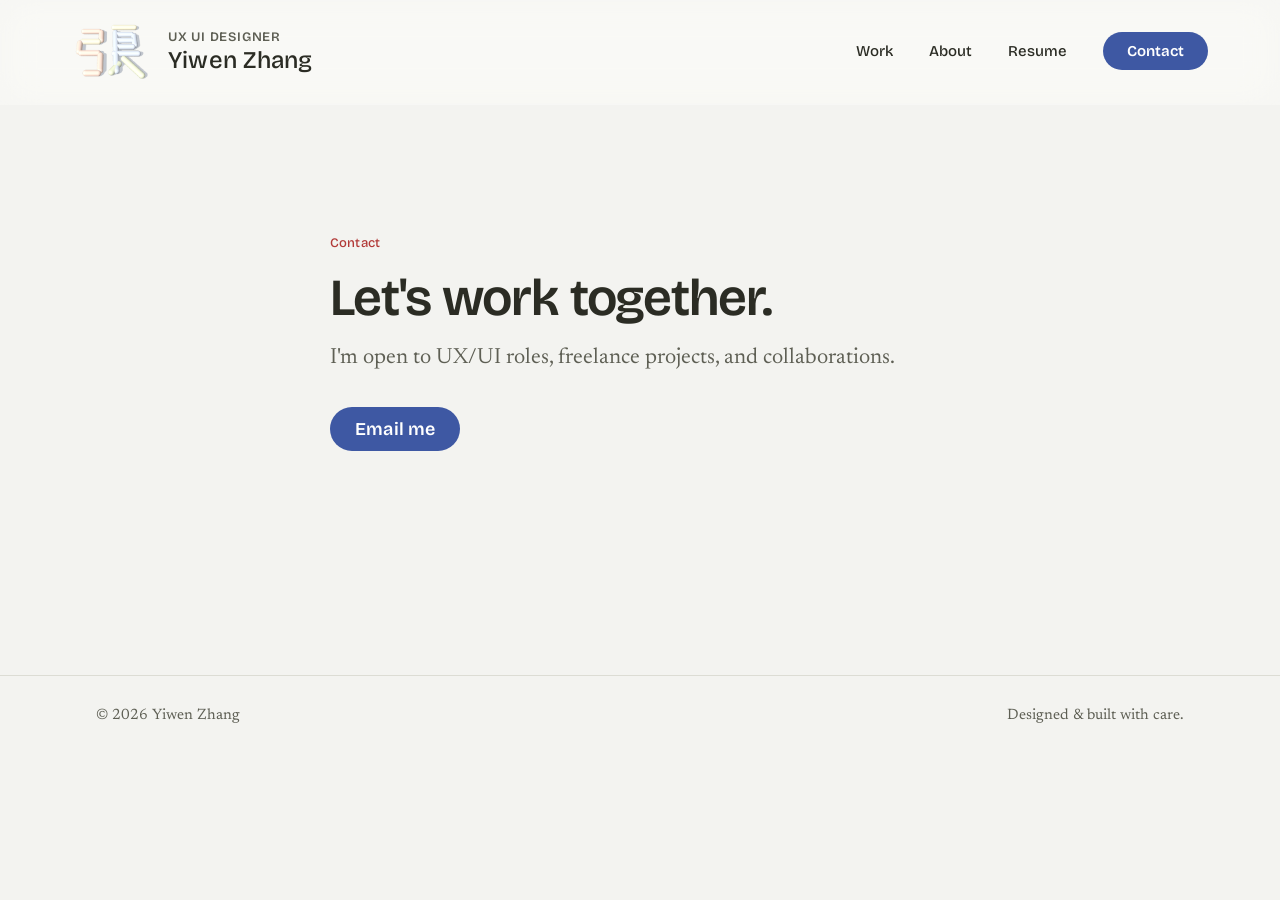
<file: contact.html>
<!DOCTYPE html>
<html lang="en" data-theme="work">
<head>
  <meta charset="UTF-8" />
  <meta name="viewport" content="width=device-width, initial-scale=1.0" />
  <title>Contact — Yiwen Zhang</title>
  <meta name="description" content="Get in touch with Yiwen (Bella) Zhang — UX/UI designer." />
  <link rel="preconnect" href="https://fonts.googleapis.com" />
  <link rel="preconnect" href="https://fonts.gstatic.com" crossorigin />
  <link
    href="https://fonts.googleapis.com/css2?family=Bricolage+Grotesque:opsz,wght@12..96,500..800&family=Newsreader:ital,opsz,wght@0,6..72,400..600;1,6..72,400&display=swap"
    rel="stylesheet"
  />
  <link rel="stylesheet" href="css/tokens.css" />
  <link rel="stylesheet" href="css/styles.css" />
</head>
<body>

  <!-- ============ GLOBAL NAV ============ -->
  <header class="site-header" id="site-header">
    <nav class="nav" aria-label="Global navigation">
      <a class="brand" href="index.html" aria-label="Yiwen Zhang home">
        <span class="brand-icon" aria-hidden="true"><img src="assets/zhang-mark-upload.png" alt=""></span>
        <span class="brand-text">
          <span class="brand-role">UX UI Designer</span>
          <span class="brand-name">Yiwen Zhang</span>
        </span>
      </a>
      <ul class="nav-links">
        <li><a href="index.html" class="nav-link">Work</a></li>
        <li><a href="about.html" class="nav-link">About</a></li>
        <li><a href="resume.pdf" class="nav-link" target="_blank" rel="noopener">Resume</a></li>
        <li><a href="contact.html" class="nav-cta" aria-current="page">Contact</a></li>
      </ul>
      <button class="nav-toggle" id="nav-toggle" aria-label="Open menu" aria-expanded="false">
        <span></span><span></span><span></span>
      </button>
    </nav>
    <div class="mobile-menu" id="mobile-menu">
      <a href="index.html" class="mobile-link">Work</a>
      <a href="about.html" class="mobile-link">About</a>
      <a href="resume.pdf" class="mobile-link" target="_blank" rel="noopener">Resume</a>
      <a href="contact.html" class="mobile-link mobile-cta">Contact</a>
    </div>
  </header>

  <main>
    <section class="section page-intro">
      <div class="container prose">
        <p class="t-meta">Contact</p>
        <h1 class="t-h1">Let's work together.</h1>
        <p class="t-lead">I'm open to UX/UI roles, freelance projects, and collaborations.</p>
        <!-- TODO Bella: choose school vs personal email, then set the mailto link below -->
        <a href="#" class="btn">Email me</a>
      </div>
    </section>
  </main>

  <footer class="site-footer">
    <div class="container footer-inner">
      <span class="t-small">© 2026 Yiwen Zhang</span>
      <span class="t-small">Designed &amp; built with care.</span>
    </div>
  </footer>

  <script src="js/main.js"></script>
</body>
</html>
</file>
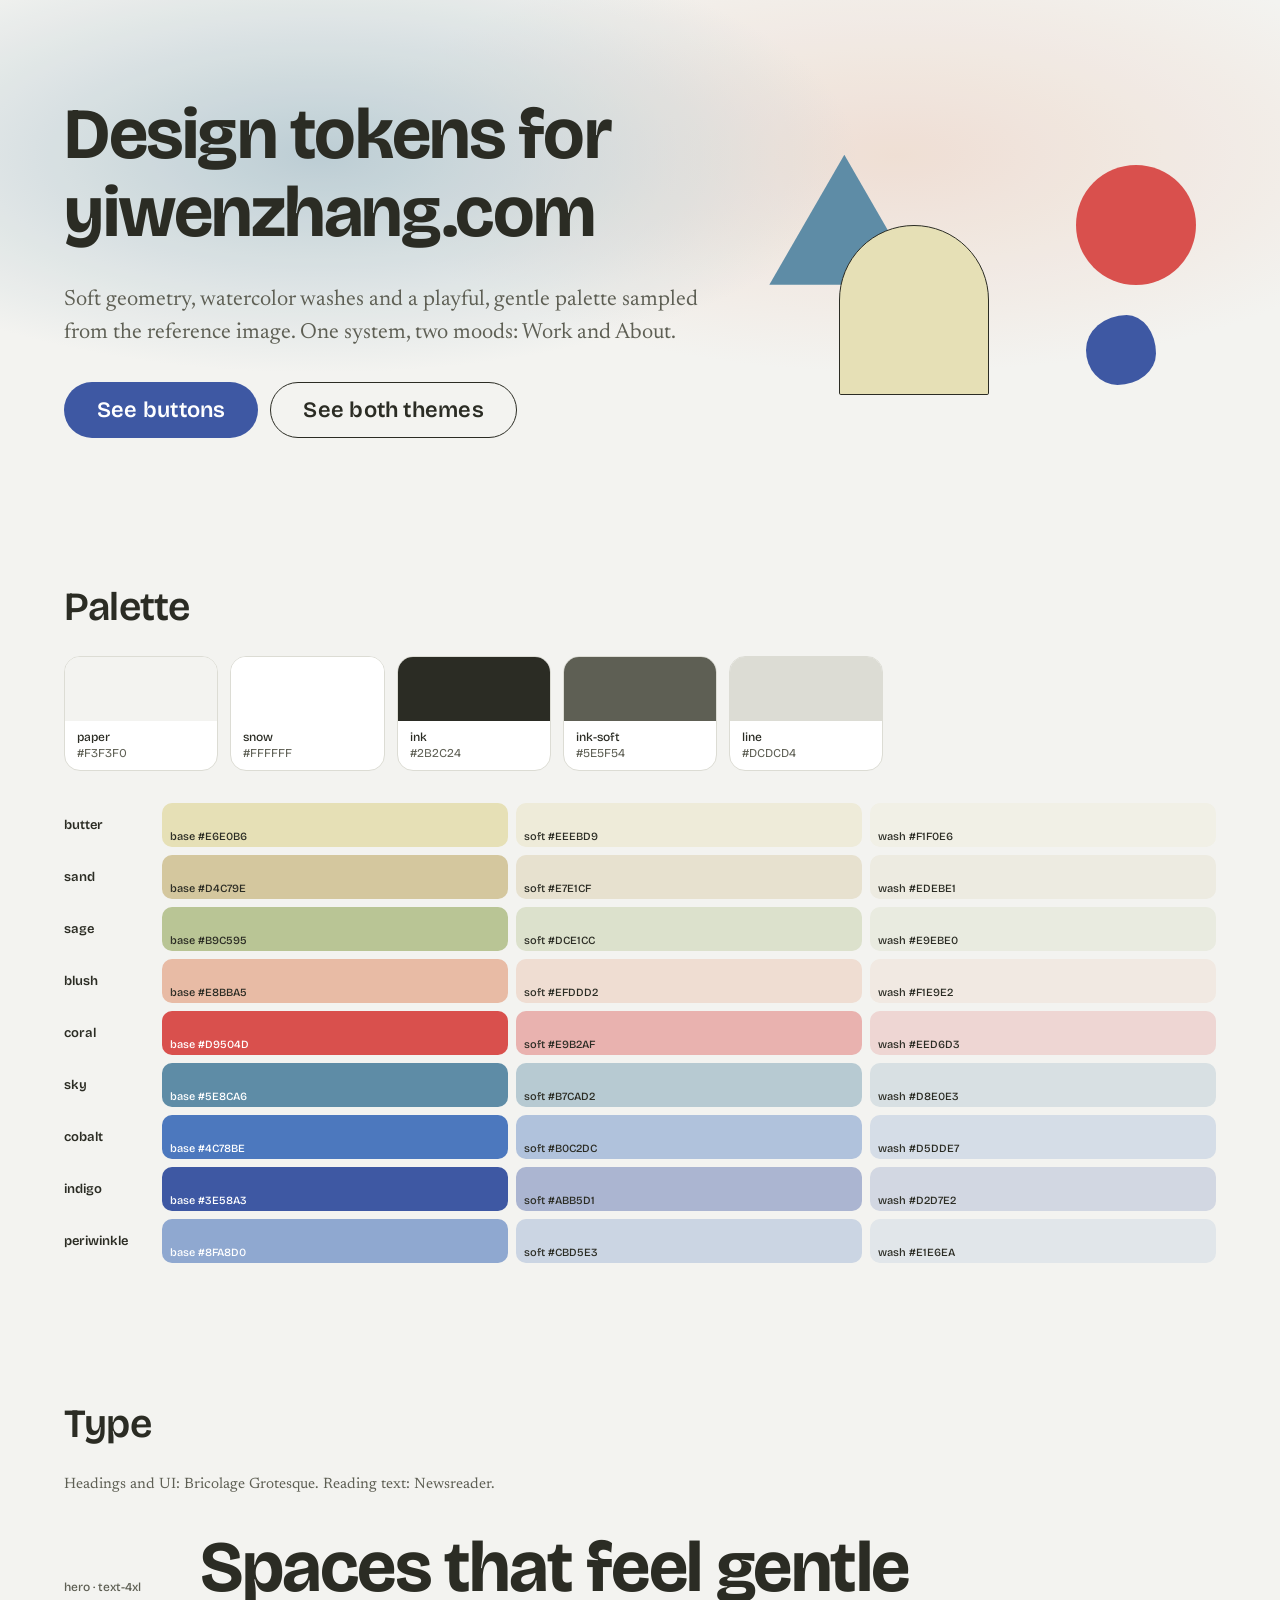
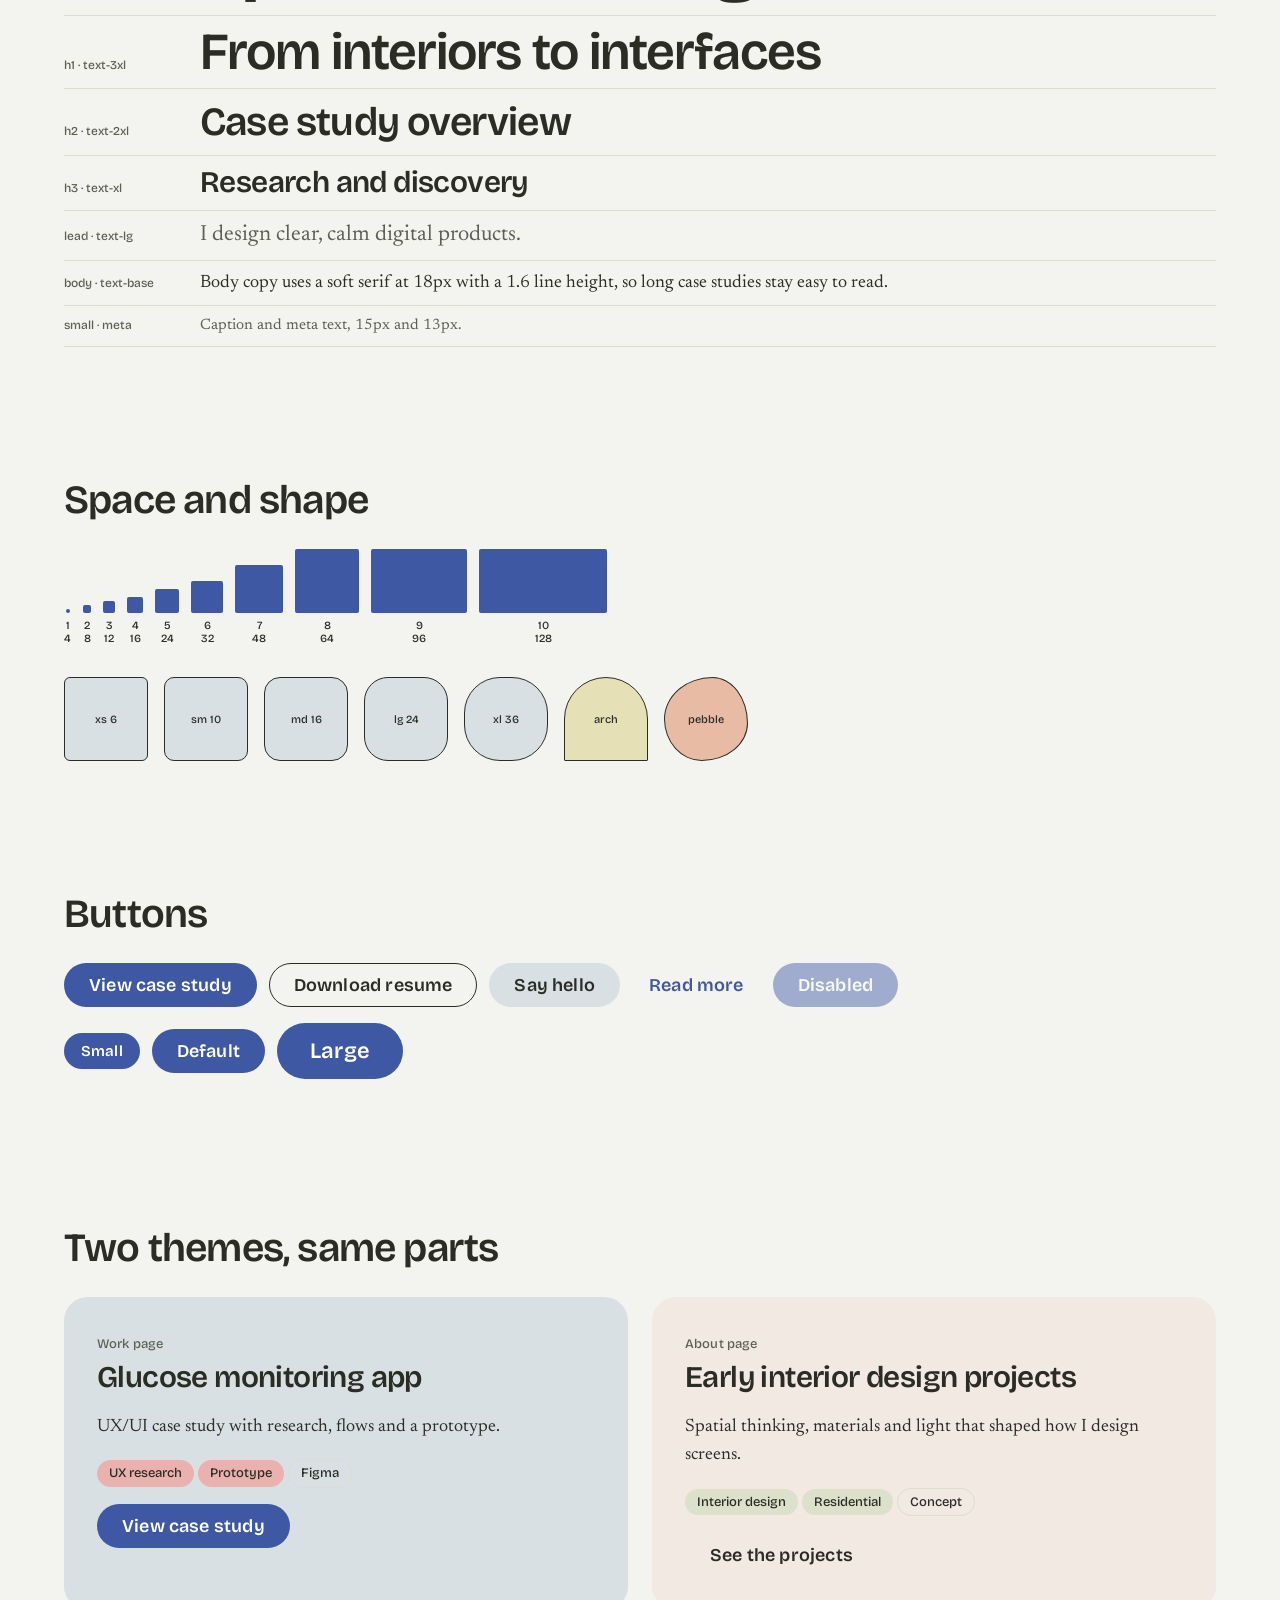
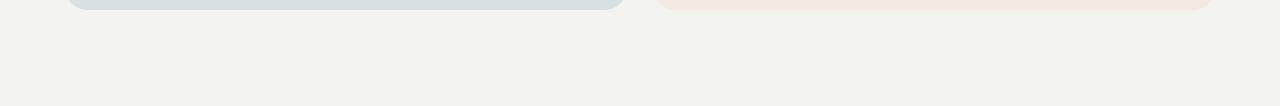
<file: design-system/styleguide.html>
<!DOCTYPE html>
<html lang="en">
<head>
<meta charset="utf-8">
<meta name="viewport" content="width=device-width, initial-scale=1, viewport-fit=cover">
<title>Yiwen Zhang · Design tokens</title>
<link rel="preconnect" href="https://fonts.googleapis.com"><link rel="preconnect" href="https://fonts.gstatic.com" crossorigin>
<link href="https://fonts.googleapis.com/css2?family=Bricolage+Grotesque:opsz,wght@12..96,500..800&family=Newsreader:ital,opsz,wght@0,6..72,400..600;1,6..72,400&display=swap" rel="stylesheet">
<style>
/* ==========================================================================
   yiwenzhang.com — design tokens
   Palette sampled from the "geometric / watercolor" reference image.
   Fonts (load in <head>):
   <link href="https://fonts.googleapis.com/css2?family=Bricolage+Grotesque:opsz,wght@12..96,500..800&family=Newsreader:ital,opsz,wght@0,6..72,400..600;1,6..72,400&display=swap" rel="stylesheet">
   ========================================================================== */

/* ---------- 1. PRIMITIVES: raw colour (never use directly in components) ---------- */
:root {
  /* neutrals */
  --paper: #F3F3F0;        /* page background, cool off-white like the reference */
  --snow: #FFFFFF;
  --ink: #2B2C24;          /* the dark olive-black from the shapes */
  --ink-soft: #5E5F54;     /* muted text, 5.8:1 on paper */
  --line: #DCDCD4;

  /* hues: base / soft (40%) / wash (18%) on paper */
  --butter: #E6E0B6;  --butter-soft: #EEEBD9;  --butter-wash: #F1F0E6;
  --sand:   #D4C79E;  --sand-soft:   #E7E1CF;  --sand-wash:   #EDEBE1;
  --sage:   #B9C595;  --sage-soft:   #DCE1CC;  --sage-wash:   #E9EBE0;
  --blush:  #E8BBA5;  --blush-soft:  #EFDDD2;  --blush-wash:  #F1E9E2;
  --coral:  #D9504D;  --coral-soft:  #E9B2AF;  --coral-wash:  #EED6D3;
  --sky:    #5E8CA6;  --sky-soft:    #B7CAD2;  --sky-wash:    #D8E0E3;
  --cobalt: #4C78BE;  --cobalt-soft: #B0C2DC;  --cobalt-wash: #D5DDE7;
  --indigo: #3E58A3;  --indigo-soft: #ABB5D1;  --indigo-wash: #D2D7E2;
  --periwinkle: #8FA8D0; --periwinkle-soft: #CBD5E3; --periwinkle-wash: #E1E6EA;
  --slate:  #455D73;

  /* text-safe deep versions (>= 4.5:1 on paper) */
  --indigo-deep: #2F4585;  /* 8.2:1  primary hover */
  --coral-text:  #B23A38;  /* 5.3:1 */
  --sky-text:    #3C6B85;  /* 5.2:1 */
}

/* ---------- 2. SEMANTIC TOKENS (use these in components) ---------- */
:root {
  --bg: var(--paper);
  --surface: var(--snow);
  --text: var(--ink);
  --text-muted: var(--ink-soft);
  --border: var(--line);
  --border-strong: var(--ink);

  --primary: var(--indigo);
  --primary-hover: var(--indigo-deep);
  --on-primary: var(--snow);
  --link: var(--indigo);
  --focus: var(--cobalt);

  /* theme slots, default = Work (UX/UI) */
  --surface-tint: var(--sky-wash);
  --accent: var(--coral);
  --accent-text: var(--coral-text);
  --accent-soft: var(--coral-soft);
  --highlight: var(--butter-soft);
  --deco-1: var(--sky);
  --deco-2: var(--periwinkle);
  --deco-3: var(--coral);
}
/* Work pages: cool, structured */
[data-theme="work"] { --surface-tint: var(--sky-wash); --accent: var(--coral); --accent-text: var(--coral-text); --accent-soft: var(--coral-soft); --deco-1: var(--sky); --deco-2: var(--periwinkle); --deco-3: var(--coral); }
/* About pages (interior design): warm, soft */
[data-theme="about"] { --surface-tint: var(--blush-wash); --accent: var(--sage); --accent-text: var(--sky-text); --accent-soft: var(--sage-soft); --highlight: var(--sand-soft); --deco-1: var(--blush); --deco-2: var(--sage); --deco-3: var(--sand); }

/* ---------- 3. TYPOGRAPHY ---------- */
:root {
  --font-display: "Bricolage Grotesque", "Avenir Next", "Helvetica Neue", system-ui, sans-serif;
  --font-body: "Newsreader", Georgia, "Times New Roman", serif;

  /* scale: ~1.25 ratio, fluid from 2xl up */
  --text-xs: 0.8125rem;   /* 13  captions, chips */
  --text-sm: 0.9375rem;   /* 15  meta, buttons sm */
  --text-base: 1.125rem;  /* 18  body (Newsreader runs small) */
  --text-lg: 1.375rem;    /* 22  lead */
  --text-xl: clamp(1.5rem, 1.3rem + 1vw, 1.875rem);    /* h3 */
  --text-2xl: clamp(1.875rem, 1.5rem + 1.8vw, 2.5rem); /* h2 */
  --text-3xl: clamp(2.25rem, 1.7rem + 2.6vw, 3.25rem); /* h1 */
  --text-4xl: clamp(2.75rem, 1.9rem + 4vw, 4.5rem);    /* hero */

  --weight-regular: 400;  --weight-medium: 500;  --weight-semibold: 600;  --weight-bold: 700;
  --leading-tight: 1.08;  --leading-snug: 1.25;  --leading-body: 1.6;
  --tracking-display: -0.02em;  --tracking-ui: 0.01em;
  --measure: 62ch;
}

/* ---------- 4. SPACE, SHAPE, DEPTH, MOTION ---------- */
:root {
  /* 4px base */
  --space-1: 0.25rem; --space-2: 0.5rem;  --space-3: 0.75rem; --space-4: 1rem;
  --space-5: 1.5rem;  --space-6: 2rem;    --space-7: 3rem;    --space-8: 4rem;
  --space-9: 6rem;    --space-10: 8rem;

  --container: 72rem;
  --container-text: 40rem;
  --gutter: clamp(1rem, 4vw, 2.5rem);
  --section-y: clamp(4rem, 10vw, 8rem);

  --radius-xs: 6px; --radius-sm: 10px; --radius-md: 16px; --radius-lg: 24px; --radius-xl: 36px;
  --radius-pill: 999px;
  --radius-arch: 999px 999px 24px 24px;                       /* image frames, echoes the rainbow arch */
  --radius-pebble: 58% 42% 55% 45% / 50% 55% 45% 50%;         /* organic blob */

  --stroke: 1.5px solid var(--ink);   /* geometric line work */
  --stroke-soft: 1.5px solid var(--line);

  /* soft, colour-tinted shadows (watercolour, not grey) */
  --shadow-sm: 0 1px 2px rgba(43,44,36,.06), 0 4px 12px -4px rgba(62,88,163,.14);
  --shadow-md: 0 2px 4px rgba(43,44,36,.05), 0 12px 28px -8px rgba(62,88,163,.22);
  --shadow-lg: 0 4px 8px rgba(43,44,36,.05), 0 24px 48px -12px rgba(62,88,163,.28);

  /* washes: layer behind sections for a watercolour bleed */
  --wash-cool: radial-gradient(60% 60% at 25% 30%, var(--sky-soft), transparent 70%);
  --wash-warm: radial-gradient(60% 60% at 70% 30%, var(--blush-soft), transparent 70%);
  --wash-green: radial-gradient(50% 50% at 50% 50%, var(--sage-soft), transparent 70%);

  --ease-soft: cubic-bezier(.22, 1, .36, 1);
  --dur-fast: 150ms; --dur-base: 250ms; --dur-slow: 450ms;
}

/* ==========================================================================
   5. REUSABLE SETS
   ========================================================================== */
*, *::before, *::after { box-sizing: border-box; }
body { margin: 0; background: var(--bg); color: var(--text); font: var(--weight-regular) var(--text-base)/var(--leading-body) var(--font-body); -webkit-font-smoothing: antialiased; }

/* --- layout --- */
.container { width: min(100% - 2 * var(--gutter), var(--container)); margin-inline: auto; }
.section { padding-block: var(--section-y); }
.stack > * + * { margin-top: var(--space-4); }
.stack-lg > * + * { margin-top: var(--space-6); }
.prose { max-width: var(--measure); }

/* --- type roles --- */
.t-hero, .t-h1, .t-h2, .t-h3 { font-family: var(--font-display); font-weight: var(--weight-semibold); letter-spacing: var(--tracking-display); margin: 0; text-wrap: balance; }
.t-hero { font-size: var(--text-4xl); line-height: var(--leading-tight); font-weight: var(--weight-bold); }
.t-h1 { font-size: var(--text-3xl); line-height: var(--leading-tight); }
.t-h2 { font-size: var(--text-2xl); line-height: var(--leading-snug); }
.t-h3 { font-size: var(--text-xl); line-height: var(--leading-snug); }
.t-lead { font-size: var(--text-lg); line-height: 1.5; color: var(--text-muted); }
.t-small { font-size: var(--text-sm); color: var(--text-muted); }
.t-meta { font-family: var(--font-display); font-size: var(--text-xs); font-weight: var(--weight-medium); letter-spacing: var(--tracking-ui); color: var(--text-muted); }

/* --- links --- */
.link { color: var(--link); text-decoration: underline; text-decoration-thickness: 1.5px; text-underline-offset: 0.2em; transition: color var(--dur-fast) var(--ease-soft); }
.link:hover { color: var(--primary-hover); }

/* --- focus (all interactive) --- */
:where(a, button, input, textarea, select, [tabindex]):focus-visible { outline: 3px solid var(--focus); outline-offset: 3px; border-radius: var(--radius-xs); }

/* --- buttons: one base, four variants, three sizes --- */
.btn {
  --btn-bg: var(--primary); --btn-fg: var(--on-primary); --btn-bd: transparent; --btn-bg-hover: var(--primary-hover);
  display: inline-flex; align-items: center; justify-content: center; gap: var(--space-2);
  min-height: 44px; padding: var(--space-3) var(--space-5);
  font: var(--weight-semibold) var(--text-base)/1 var(--font-display); letter-spacing: var(--tracking-ui);
  color: var(--btn-fg); background: var(--btn-bg); border: 1.5px solid var(--btn-bd); border-radius: var(--radius-pill);
  text-decoration: none; cursor: pointer;
  transition: background var(--dur-base) var(--ease-soft), transform var(--dur-base) var(--ease-soft), box-shadow var(--dur-base) var(--ease-soft);
}
.btn:hover { background: var(--btn-bg-hover); transform: translateY(-2px); box-shadow: var(--shadow-md); }
.btn:active { transform: translateY(0); box-shadow: none; }
.btn--secondary { --btn-bg: transparent; --btn-fg: var(--ink); --btn-bd: var(--ink); --btn-bg-hover: var(--butter-soft); }
.btn--soft { --btn-bg: var(--surface-tint); --btn-fg: var(--ink); --btn-bg-hover: var(--accent-soft); }
.btn--ghost { --btn-bg: transparent; --btn-fg: var(--link); --btn-bg-hover: var(--surface-tint); padding-inline: var(--space-4); }
.btn--sm { min-height: 36px; padding: var(--space-2) var(--space-4); font-size: var(--text-sm); }
.btn--lg { min-height: 52px; padding: var(--space-4) var(--space-6); font-size: var(--text-lg); }
.btn[disabled], .btn[aria-disabled="true"] { opacity: .45; pointer-events: none; }

/* --- cards --- */
.card { background: var(--surface); border: var(--stroke-soft); border-radius: var(--radius-lg); padding: var(--space-6); box-shadow: var(--shadow-sm); transition: box-shadow var(--dur-base) var(--ease-soft), transform var(--dur-base) var(--ease-soft); }
a.card:hover, .card--interactive:hover { box-shadow: var(--shadow-md); transform: translateY(-3px); }
.card--tint { background: var(--surface-tint); border-color: transparent; box-shadow: none; }
.card--outline { background: transparent; border: var(--stroke); box-shadow: none; }
.card__media { border-radius: var(--radius-md); overflow: hidden; }
.frame-arch { border-radius: var(--radius-arch); overflow: hidden; }
.frame-pebble { border-radius: var(--radius-pebble); overflow: hidden; }

/* --- chips (skills, tools, project tags) --- */
.chip { display: inline-flex; align-items: center; padding: var(--space-1) var(--space-3); font: var(--weight-medium) var(--text-xs)/1.4 var(--font-display); color: var(--ink); background: var(--accent-soft); border-radius: var(--radius-pill); }
.chip--outline { background: transparent; border: var(--stroke-soft); }

@media (prefers-reduced-motion: reduce) {
  *, *::before, *::after { transition-duration: 0.01ms !important; animation-duration: 0.01ms !important; }
  .btn:hover, a.card:hover, .card--interactive:hover { transform: none; }
}

:root{color-scheme:light;box-sizing:border-box;padding-top:env(safe-area-inset-top,0px);padding-bottom:env(safe-area-inset-bottom,0px)}
html{scroll-padding-top:env(safe-area-inset-top,0px)}
body{background:var(--paper)}
.hero{position:relative;overflow:hidden;padding-block:var(--space-9) var(--space-8)}
.hero::before{content:"";position:absolute;inset:0;background:var(--wash-cool),var(--wash-warm);opacity:.9;z-index:0}
.hero .container{position:relative;z-index:1;display:grid;gap:var(--space-6);grid-template-columns:1.4fr 1fr;align-items:center}
.shapes{position:relative;height:240px}
.shapes i{position:absolute;display:block}
.s1{width:120px;height:120px;border-radius:50%;background:var(--coral);right:20px;top:10px}
.s2{width:150px;height:130px;background:var(--sky);clip-path:polygon(50% 0,100% 100%,0 100%);left:20px;top:0}
.s3{width:150px;height:170px;background:var(--butter);border-radius:var(--radius-arch);left:90px;bottom:0;border:var(--stroke)}
.s4{width:70px;height:70px;background:var(--indigo);border-radius:var(--radius-pebble);right:60px;bottom:10px}
h2.t-h2{margin-bottom:var(--space-5)}
.row{display:grid;grid-template-columns:repeat(auto-fill,minmax(150px,1fr));gap:var(--space-3)}
.sw{border-radius:var(--radius-md);overflow:hidden;border:var(--stroke-soft);background:var(--snow)}
.sw b{display:block;height:64px}.sw span{display:block;padding:var(--space-2) var(--space-3);font:500 12px/1.4 var(--font-display)}
.sw em{display:block;font-style:normal;color:var(--ink-soft);font-weight:400}
.hue{display:grid;grid-template-columns:90px repeat(3,1fr);gap:var(--space-2);align-items:center;margin-bottom:var(--space-2)}
.hue div{height:44px;border-radius:var(--radius-sm);display:flex;align-items:end;padding:4px 8px;font:500 11px var(--font-display)}
.scale>div{display:flex;align-items:baseline;gap:var(--space-4);padding-block:var(--space-2);border-bottom:var(--stroke-soft)}
.scale small{flex:0 0 120px;font:500 12px var(--font-display);color:var(--ink-soft)}
.sp{display:flex;align-items:end;gap:var(--space-3);flex-wrap:wrap}.sp i{display:block;background:var(--indigo);border-radius:2px}
.rd{display:flex;gap:var(--space-4);flex-wrap:wrap}.rd div{width:84px;height:84px;background:var(--sky-wash);border:var(--stroke);display:grid;place-items:center;font:500 11px var(--font-display)}
.btns{display:flex;gap:var(--space-3);flex-wrap:wrap;align-items:center;margin-bottom:var(--space-4)}
.themes{display:grid;grid-template-columns:repeat(auto-fit,minmax(280px,1fr));gap:var(--space-5)}
@media(max-width:700px){.hero .container{grid-template-columns:1fr}.shapes{height:200px}}
</style>
</head>
<body>
<header class="hero"><div class="container">
  <div class="stack-lg">
    <h1 class="t-hero">Design tokens for yiwenzhang.com</h1>
    <p class="t-lead prose">Soft geometry, watercolor washes and a playful, gentle palette sampled from the reference image. One system, two moods: Work and About.</p>
    <div class="btns"><a class="btn btn--lg" href="#buttons">See buttons</a><a class="btn btn--secondary btn--lg" href="#themes">See both themes</a></div>
  </div>
  <div class="shapes" aria-hidden="true"><i class="s1"></i><i class="s2"></i><i class="s3"></i><i class="s4"></i></div>
</div></header>

<section class="section" style="padding-block:var(--space-8)"><div class="container">
  <h2 class="t-h2">Palette</h2>
  <div class="row" id="neutrals" style="margin-bottom:var(--space-6)"></div>
  <div id="hues"></div>
</div></section>

<section class="section" style="padding-block:var(--space-8)"><div class="container">
  <h2 class="t-h2">Type</h2>
  <p class="t-small" style="margin-bottom:var(--space-5)">Headings and UI: Bricolage Grotesque. Reading text: Newsreader.</p>
  <div class="scale">
    <div><small>hero · text-4xl</small><span class="t-hero">Spaces that feel gentle</span></div>
    <div><small>h1 · text-3xl</small><span class="t-h1">From interiors to interfaces</span></div>
    <div><small>h2 · text-2xl</small><span class="t-h2">Case study overview</span></div>
    <div><small>h3 · text-xl</small><span class="t-h3">Research and discovery</span></div>
    <div><small>lead · text-lg</small><span class="t-lead">I design clear, calm digital products.</span></div>
    <div><small>body · text-base</small><span>Body copy uses a soft serif at 18px with a 1.6 line height, so long case studies stay easy to read.</span></div>
    <div><small>small · meta</small><span class="t-small">Caption and meta text, 15px and 13px.</span></div>
  </div>
</div></section>

<section class="section" style="padding-block:var(--space-8)"><div class="container">
  <h2 class="t-h2">Space and shape</h2>
  <div class="sp" id="space" style="margin-bottom:var(--space-6)"></div>
  <div class="rd">
    <div style="border-radius:var(--radius-xs)">xs 6</div><div style="border-radius:var(--radius-sm)">sm 10</div><div style="border-radius:var(--radius-md)">md 16</div><div style="border-radius:var(--radius-lg)">lg 24</div><div style="border-radius:var(--radius-xl)">xl 36</div>
    <div style="border-radius:var(--radius-arch);background:var(--butter)">arch</div><div style="border-radius:var(--radius-pebble);background:var(--blush)">pebble</div>
  </div>
</div></section>

<section class="section" id="buttons" style="padding-block:var(--space-8)"><div class="container">
  <h2 class="t-h2">Buttons</h2>
  <div class="btns"><button class="btn">View case study</button><button class="btn btn--secondary">Download resume</button><button class="btn btn--soft">Say hello</button><button class="btn btn--ghost">Read more</button><button class="btn" disabled>Disabled</button></div>
  <div class="btns"><button class="btn btn--sm">Small</button><button class="btn">Default</button><button class="btn btn--lg">Large</button></div>
</div></section>

<section class="section" id="themes" style="padding-block:var(--space-8) var(--space-9)"><div class="container">
  <h2 class="t-h2">Two themes, same parts</h2>
  <div class="themes">
    <article class="card card--tint stack" data-theme="work"><span class="t-meta">Work page</span><h3 class="t-h3">Glucose monitoring app</h3><p>UX/UI case study with research, flows and a prototype.</p><div><span class="chip">UX research</span> <span class="chip">Prototype</span> <span class="chip chip--outline">Figma</span></div><a class="btn" href="#buttons">View case study</a></article>
    <article class="card card--tint stack" data-theme="about"><span class="t-meta">About page</span><h3 class="t-h3">Early interior design projects</h3><p>Spatial thinking, materials and light that shaped how I design screens.</p><div><span class="chip">Interior design</span> <span class="chip">Residential</span> <span class="chip chip--outline">Concept</span></div><a class="btn btn--soft" href="#buttons">See the projects</a></article>
  </div>
</div></section>
<script>
const N=[['paper','#F3F3F0'],['snow','#FFFFFF'],['ink','#2B2C24'],['ink-soft','#5E5F54'],['line','#DCDCD4']];
document.getElementById('neutrals').innerHTML=N.map(([n,h])=>`<div class="sw"><b style="background:${h}"></b><span>${n}<em>${h}</em></span></div>`).join('');
const H={butter:['#E6E0B6','#EEEBD9','#F1F0E6'],sand:['#D4C79E','#E7E1CF','#EDEBE1'],sage:['#B9C595','#DCE1CC','#E9EBE0'],blush:['#E8BBA5','#EFDDD2','#F1E9E2'],coral:['#D9504D','#E9B2AF','#EED6D3'],sky:['#5E8CA6','#B7CAD2','#D8E0E3'],cobalt:['#4C78BE','#B0C2DC','#D5DDE7'],indigo:['#3E58A3','#ABB5D1','#D2D7E2'],periwinkle:['#8FA8D0','#CBD5E3','#E1E6EA']};
const dark=['coral','sky','cobalt','indigo','periwinkle'];
document.getElementById('hues').innerHTML=Object.entries(H).map(([n,c])=>`<div class="hue"><strong style="font:600 13px var(--font-display)">${n}</strong>${c.map((h,i)=>`<div style="background:${h};color:${i==0&&dark.includes(n)?'#fff':'#2B2C24'}">${['base','soft','wash'][i]} ${h}</div>`).join('')}</div>`).join('');
document.getElementById('space').innerHTML=[4,8,12,16,24,32,48,64,96,128].map((v,i)=>`<div style="text-align:center;font:500 11px var(--font-display)"><i style="width:${v}px;height:${Math.min(v,64)}px;margin:0 auto 6px"></i>${i+1}<br>${v}</div>`).join('');
</script>
</body>
</html>
</file>
<file: css/tokens.css>
/* ==========================================================================
   yiwenzhang.com — design tokens
   Palette sampled from the "geometric / watercolor" reference image.
   Fonts (load in <head>):
   <link href="https://fonts.googleapis.com/css2?family=Bricolage+Grotesque:opsz,wght@12..96,500..800&family=Newsreader:ital,opsz,wght@0,6..72,400..600;1,6..72,400&display=swap" rel="stylesheet">
   ========================================================================== */

/* ---------- 1. PRIMITIVES: raw colour (never use directly in components) ---------- */
:root {
  /* neutrals */
  --paper: #F3F3F0;        /* page background, cool off-white like the reference */
  --snow: #FFFFFF;
  --ink: #2B2C24;          /* the dark olive-black from the shapes */
  --ink-soft: #5E5F54;     /* muted text, 5.8:1 on paper */
  --line: #DCDCD4;

  /* hues: base / soft (40%) / wash (18%) on paper */
  --butter: #E6E0B6;  --butter-soft: #EEEBD9;  --butter-wash: #F1F0E6;
  --sand:   #D4C79E;  --sand-soft:   #E7E1CF;  --sand-wash:   #EDEBE1;
  --sage:   #B9C595;  --sage-soft:   #DCE1CC;  --sage-wash:   #E9EBE0;
  --blush:  #E8BBA5;  --blush-soft:  #EFDDD2;  --blush-wash:  #F1E9E2;
  --coral:  #D9504D;  --coral-soft:  #E9B2AF;  --coral-wash:  #EED6D3;
  --sky:    #5E8CA6;  --sky-soft:    #B7CAD2;  --sky-wash:    #D8E0E3;
  --cobalt: #4C78BE;  --cobalt-soft: #B0C2DC;  --cobalt-wash: #D5DDE7;
  --indigo: #3E58A3;  --indigo-soft: #ABB5D1;  --indigo-wash: #D2D7E2;
  --periwinkle: #8FA8D0; --periwinkle-soft: #CBD5E3; --periwinkle-wash: #E1E6EA;
  --slate:  #455D73;

  /* text-safe deep versions (>= 4.5:1 on paper) */
  --indigo-deep: #2F4585;  /* 8.2:1  primary hover */
  --coral-text:  #B23A38;  /* 5.3:1 */
  --sky-text:    #3C6B85;  /* 5.2:1 */
}

/* ---------- 2. SEMANTIC TOKENS (use these in components) ---------- */
:root {
  --bg: var(--paper);
  --surface: var(--snow);
  --text: var(--ink);
  --text-muted: var(--ink-soft);
  --border: var(--line);
  --border-strong: var(--ink);

  --primary: var(--indigo);
  --primary-hover: var(--indigo-deep);
  --on-primary: var(--snow);
  --link: var(--indigo);
  --focus: var(--cobalt);

  /* theme slots, default = Work (UX/UI) */
  --surface-tint: var(--sky-wash);
  --accent: var(--coral);
  --accent-text: var(--coral-text);
  --accent-soft: var(--coral-soft);
  --highlight: var(--butter-soft);
  --deco-1: var(--sky);
  --deco-2: var(--periwinkle);
  --deco-3: var(--coral);
}
/* Work pages: cool, structured */
[data-theme="work"] { --surface-tint: var(--sky-wash); --accent: var(--coral); --accent-text: var(--coral-text); --accent-soft: var(--coral-soft); --deco-1: var(--sky); --deco-2: var(--periwinkle); --deco-3: var(--coral); }
/* About pages (interior design): warm, soft */
[data-theme="about"] { --surface-tint: var(--blush-wash); --accent: var(--sage); --accent-text: var(--sky-text); --accent-soft: var(--sage-soft); --highlight: var(--sand-soft); --deco-1: var(--blush); --deco-2: var(--sage); --deco-3: var(--sand); }

/* ---------- 3. TYPOGRAPHY ---------- */
:root {
  --font-display: "Bricolage Grotesque", "Avenir Next", "Helvetica Neue", system-ui, sans-serif;
  --font-body: "Newsreader", Georgia, "Times New Roman", serif;

  /* scale: ~1.25 ratio, fluid from 2xl up */
  --text-xs: 0.8125rem;   /* 13  captions, chips */
  --text-sm: 0.9375rem;   /* 15  meta, buttons sm */
  --text-base: 1.125rem;  /* 18  body (Newsreader runs small) */
  --text-lg: 1.375rem;    /* 22  lead */
  --text-xl: clamp(1.5rem, 1.3rem + 1vw, 1.875rem);    /* h3 */
  --text-2xl: clamp(1.875rem, 1.5rem + 1.8vw, 2.5rem); /* h2 */
  --text-3xl: clamp(2.25rem, 1.7rem + 2.6vw, 3.25rem); /* h1 */
  --text-4xl: clamp(2.75rem, 1.9rem + 4vw, 4.5rem);    /* hero */

  --weight-regular: 400;  --weight-medium: 500;  --weight-semibold: 600;  --weight-bold: 700;
  --leading-tight: 1.08;  --leading-snug: 1.25;  --leading-body: 1.6;
  --tracking-display: -0.02em;  --tracking-ui: 0.01em;
  --measure: 62ch;
}

/* ---------- 4. SPACE, SHAPE, DEPTH, MOTION ---------- */
:root {
  /* 4px base */
  --space-1: 0.25rem; --space-2: 0.5rem;  --space-3: 0.75rem; --space-4: 1rem;
  --space-5: 1.5rem;  --space-6: 2rem;    --space-7: 3rem;    --space-8: 4rem;
  --space-9: 6rem;    --space-10: 8rem;

  --container: 72rem;
  --container-text: 40rem;
  --gutter: clamp(1rem, 4vw, 2.5rem);
  --section-y: clamp(4rem, 10vw, 8rem);

  --radius-xs: 6px; --radius-sm: 10px; --radius-md: 16px; --radius-lg: 24px; --radius-xl: 36px;
  --radius-pill: 999px;
  --radius-arch: 999px 999px 24px 24px;                       /* image frames, echoes the rainbow arch */
  --radius-pebble: 58% 42% 55% 45% / 50% 55% 45% 50%;         /* organic blob */

  --stroke: 1.5px solid var(--ink);   /* geometric line work */
  --stroke-soft: 1.5px solid var(--line);

  /* soft, colour-tinted shadows (watercolour, not grey) */
  --shadow-sm: 0 1px 2px rgba(43,44,36,.06), 0 4px 12px -4px rgba(62,88,163,.14);
  --shadow-md: 0 2px 4px rgba(43,44,36,.05), 0 12px 28px -8px rgba(62,88,163,.22);
  --shadow-lg: 0 4px 8px rgba(43,44,36,.05), 0 24px 48px -12px rgba(62,88,163,.28);

  /* washes: layer behind sections for a watercolour bleed */
  --wash-cool: radial-gradient(60% 60% at 25% 30%, var(--sky-soft), transparent 70%);
  --wash-warm: radial-gradient(60% 60% at 70% 30%, var(--blush-soft), transparent 70%);
  --wash-green: radial-gradient(50% 50% at 50% 50%, var(--sage-soft), transparent 70%);

  --ease-soft: cubic-bezier(.22, 1, .36, 1);
  --dur-fast: 150ms; --dur-base: 250ms; --dur-slow: 450ms;
}

/* ==========================================================================
   5. REUSABLE SETS
   ========================================================================== */
*, *::before, *::after { box-sizing: border-box; }
body { margin: 0; background: var(--bg); color: var(--text); font: var(--weight-regular) var(--text-base)/var(--leading-body) var(--font-body); -webkit-font-smoothing: antialiased; }

/* --- layout --- */
.container { width: min(100% - 2 * var(--gutter), var(--container)); margin-inline: auto; }
.section { padding-block: var(--section-y); }
.stack > * + * { margin-top: var(--space-4); }
.stack-lg > * + * { margin-top: var(--space-6); }
.prose { max-width: var(--measure); }

/* --- type roles --- */
.t-hero, .t-h1, .t-h2, .t-h3 { font-family: var(--font-display); font-weight: var(--weight-semibold); letter-spacing: var(--tracking-display); margin: 0; text-wrap: balance; }
.t-hero { font-size: var(--text-4xl); line-height: var(--leading-tight); font-weight: var(--weight-bold); }
.t-h1 { font-size: var(--text-3xl); line-height: var(--leading-tight); }
.t-h2 { font-size: var(--text-2xl); line-height: var(--leading-snug); }
.t-h3 { font-size: var(--text-xl); line-height: var(--leading-snug); }
.t-lead { font-size: var(--text-lg); line-height: 1.5; color: var(--text-muted); }
.t-small { font-size: var(--text-sm); color: var(--text-muted); }
.t-meta { font-family: var(--font-display); font-size: var(--text-xs); font-weight: var(--weight-medium); letter-spacing: var(--tracking-ui); color: var(--text-muted); }

/* --- links --- */
.link { color: var(--link); text-decoration: underline; text-decoration-thickness: 1.5px; text-underline-offset: 0.2em; transition: color var(--dur-fast) var(--ease-soft); }
.link:hover { color: var(--primary-hover); }

/* --- focus (all interactive) --- */
:where(a, button, input, textarea, select, [tabindex]):focus-visible { outline: 3px solid var(--focus); outline-offset: 3px; border-radius: var(--radius-xs); }

/* --- buttons: one base, four variants, three sizes --- */
.btn {
  --btn-bg: var(--primary); --btn-fg: var(--on-primary); --btn-bd: transparent; --btn-bg-hover: var(--primary-hover);
  display: inline-flex; align-items: center; justify-content: center; gap: var(--space-2);
  min-height: 44px; padding: var(--space-3) var(--space-5);
  font: var(--weight-semibold) var(--text-base)/1 var(--font-display); letter-spacing: var(--tracking-ui);
  color: var(--btn-fg); background: var(--btn-bg); border: 1.5px solid var(--btn-bd); border-radius: var(--radius-pill);
  text-decoration: none; cursor: pointer;
  transition: background var(--dur-base) var(--ease-soft), transform var(--dur-base) var(--ease-soft), box-shadow var(--dur-base) var(--ease-soft);
}
.btn:hover { background: var(--btn-bg-hover); transform: translateY(-2px); box-shadow: var(--shadow-md); }
.btn:active { transform: translateY(0); box-shadow: none; }
.btn--secondary { --btn-bg: transparent; --btn-fg: var(--ink); --btn-bd: var(--ink); --btn-bg-hover: var(--butter-soft); }
.btn--soft { --btn-bg: var(--surface-tint); --btn-fg: var(--ink); --btn-bg-hover: var(--accent-soft); }
.btn--ghost { --btn-bg: transparent; --btn-fg: var(--link); --btn-bg-hover: var(--surface-tint); padding-inline: var(--space-4); }
.btn--sm { min-height: 36px; padding: var(--space-2) var(--space-4); font-size: var(--text-sm); }
.btn--lg { min-height: 52px; padding: var(--space-4) var(--space-6); font-size: var(--text-lg); }
.btn[disabled], .btn[aria-disabled="true"] { opacity: .45; pointer-events: none; }

/* --- cards --- */
.card { background: var(--surface); border: var(--stroke-soft); border-radius: var(--radius-lg); padding: var(--space-6); box-shadow: var(--shadow-sm); transition: box-shadow var(--dur-base) var(--ease-soft), transform var(--dur-base) var(--ease-soft); }
a.card:hover, .card--interactive:hover { box-shadow: var(--shadow-md); transform: translateY(-3px); }
.card--tint { background: var(--surface-tint); border-color: transparent; box-shadow: none; }
.card--outline { background: transparent; border: var(--stroke); box-shadow: none; }
.card__media { border-radius: var(--radius-md); overflow: hidden; }
.frame-arch { border-radius: var(--radius-arch); overflow: hidden; }
.frame-pebble { border-radius: var(--radius-pebble); overflow: hidden; }

/* --- chips (skills, tools, project tags) --- */
.chip { display: inline-flex; align-items: center; padding: var(--space-1) var(--space-3); font: var(--weight-medium) var(--text-xs)/1.4 var(--font-display); color: var(--ink); background: var(--accent-soft); border-radius: var(--radius-pill); }
.chip--outline { background: transparent; border: var(--stroke-soft); }

@media (prefers-reduced-motion: reduce) {
  *, *::before, *::after { transition-duration: 0.01ms !important; animation-duration: 0.01ms !important; }
  .btn:hover, a.card:hover, .card--interactive:hover { transform: none; }
}
</file>
<file: css/styles.css>
/* ==========================================================
   Yiwen Zhang — Personal Site
   Global nav + page styles (Kyson-inspired minimal nav)
   Design tokens live in css/tokens.css — this file wires the
   semantic tokens into components.
   ========================================================== */

:root {
  --nav-height: 104px;
  --max-width: 1200px;
}

* {
  margin: 0;
  padding: 0;
}

html {
  scroll-behavior: smooth;
}

body {
  position: relative;
}

/* Color zone: the token-hue field starts just below the hero stage
   (the red line) and flows as one continuous piece to the footer.
   The logo card area above stays clean paper. */
body.page-home::before {
  content: "";
  position: absolute;
  top: 0;
  bottom: 0;
  left: 0;
  right: 0;
  z-index: -1;
  background:
    radial-gradient(520px 150px at 14% 30px, rgba(94, 140, 166, 0.45), transparent 70%),
    radial-gradient(480px 140px at 86% 25px, rgba(232, 187, 165, 0.47), transparent 70%),
    radial-gradient(420px 130px at 50% 45px, rgba(230, 224, 182, 0.40), transparent 70%),
    radial-gradient(58% 30% at 10% 5%, rgba(94, 140, 166, 0.30), transparent 70%),
    radial-gradient(52% 28% at 90% 3%, rgba(232, 187, 165, 0.34), transparent 70%),
    radial-gradient(66% 34% at 88% 34%, rgba(62, 88, 163, 0.20), transparent 70%),
    radial-gradient(60% 32% at 6% 42%, rgba(217, 80, 77, 0.15), transparent 70%),
    radial-gradient(76% 38% at 50% 68%, rgba(230, 224, 182, 0.30), transparent 70%),
    radial-gradient(64% 30% at 24% 94%, rgba(143, 168, 208, 0.24), transparent 70%);
  pointer-events: none;
}

@media (max-width: 640px) {
  body.page-home::before {
    top: 0;
  }
}

/* Utility: italic serif accent (Newsreader italic — use sparingly) */
.accent-italic {
  font-family: var(--font-body);
  font-style: italic;
}

/* ---------- Header / Nav ---------- */

.site-header {
  position: sticky;
  top: 0;
  z-index: 100;
  /* translucent frosted bar: the page gradient shows through, so the nav
     and the colour field read as one continuous surface */
  background: rgba(247, 247, 244, 0.62);
  -webkit-backdrop-filter: blur(18px) saturate(1.2) brightness(1.04);
  backdrop-filter: blur(18px) saturate(1.2) brightness(1.04);
  border-bottom: 1px solid transparent;
  transition: border-color 0.25s ease, box-shadow 0.25s ease;
}

.site-header.scrolled {
  border-bottom-color: var(--border);
  box-shadow: 0 2px 12px rgba(0, 0, 0, 0.04);
}

.nav {
  max-width: var(--max-width);
  height: var(--nav-height);
  margin: 0 auto;
  padding: 0 32px;
  display: flex;
  align-items: center;
  justify-content: space-between;
}

/* Brand: 80px icon slot + scaled text lockup */
.brand {
  display: flex;
  align-items: center;
  gap: 16px;
  text-decoration: none;
  color: var(--text);
}

/* Placeholder for the future animated icon (80px square container, no border) */
.brand-icon {
  width: 80px;
  height: 80px;
  border-radius: 16px;
  overflow: hidden;
  background: transparent;
  flex-shrink: 0;
}

.brand-icon video,
.brand-icon img {
  width: 100%;
  height: 100%;
  display: block;
}

.brand-icon video {
  object-fit: cover;
}

.brand-icon img {
  object-fit: contain;
}

/* Hero logo: true glassmorphism.
   The stage is a clean rounded frame — the token-hue field lives
   below the red line, flowing as one piece to the footer
   (see body.page-home::before). The glass card itself is static;
   translucent rice-gray (never white) with backdrop blur. The square
   Zhang video sits centered via contain (no crop, no distortion),
   melts in via multiply + a soft glass vignette, and does the
   breathing inside the still card. */
.hero-stage {
  position: relative;
  width: 100%;
  border-radius: 32px;
  overflow: hidden;
}

.hero-logo {
  position: relative;
  margin: 0;
  width: 100%;
  aspect-ratio: 21 / 9;
  border-radius: 32px;
  /* frosted rice-gray glass: light tint lets page colors bleed through,
     strong top rim light like light catching a glass edge.
     Round 2: push color refraction (saturate) over white glow for light bg */
  background: linear-gradient(160deg,
    rgba(238, 235, 226, 0.24) 0%,
    rgba(228, 224, 214, 0.14) 45%,
    rgba(216, 212, 200, 0.20) 100%);
  -webkit-backdrop-filter: blur(28px) saturate(2.1) brightness(1.06);
  backdrop-filter: blur(28px) saturate(2.1) brightness(1.06);
  border: 1px solid rgba(255, 255, 255, 0.65);
  box-shadow:
    inset 0 2px 2px rgba(255, 255, 255, 0.9),
    inset 0 -2px 6px rgba(105, 115, 135, 0.22),
    inset 3px 0 6px rgba(255, 255, 255, 0.22),
    inset 0 -28px 44px rgba(255, 255, 255, 0.14),
    0 1px 1px rgba(255, 255, 255, 0.5),
    0 20px 50px rgba(93, 110, 140, 0.28),
    0 60px 110px rgba(93, 110, 140, 0.14);
}

/* specular: soft diagonal light streak reflected on the glass surface */
.hero-logo::before {
  content: "";
  position: absolute;
  inset: 0;
  border-radius: inherit;
  background: linear-gradient(112deg,
    transparent 28%,
    rgba(255, 255, 255, 0.30) 40%,
    rgba(255, 255, 255, 0.12) 52%,
    transparent 66%);
  pointer-events: none;
  z-index: 1;
}

.hero-logo video,
.hero-logo img {
  position: relative;
  width: 100%;
  height: 100%;
  object-fit: contain;
  display: block;
  /* tone down exposure, boost contrast (original asset untouched) */
  filter: brightness(0.9) contrast(1.15);
}

/* true-alpha assets need no white-edge melting; vignette retired 2026-10-18 */
/* breathing scale retired 2026-10-18 (felt choppy against the rising animation) */

@media (max-width: 640px) {
  .hero-logo {
    aspect-ratio: 4 / 3;
  }
}

@media (prefers-reduced-motion: reduce) {
  .hero-logo video,
  .hero-logo img {
    animation: none;
  }
}

.brand-text {
  display: flex;
  flex-direction: column;
  line-height: 1.25;
}

.brand-role {
  font-family: var(--font-display);
  font-size: 13px;
  font-weight: 600;
  letter-spacing: 0.06em;
  text-transform: uppercase;
  color: var(--text-muted);
}

.brand-name {
  font-family: var(--font-display);
  font-size: 24px;
  font-weight: 500;
  letter-spacing: 0.01em;
}

/* Desktop links — token-driven: ink at rest, indigo on hover, coral underline */
.nav-links {
  display: flex;
  align-items: center;
  gap: 36px;
  list-style: none;
}

.nav-link {
  text-decoration: none;
  color: var(--text);
  font-family: var(--font-display);
  font-size: 15px;
  font-weight: 500;
  position: relative;
  padding: 4px 0;
  transition: color var(--dur-fast) var(--ease-soft);
}

.nav-link:hover {
  color: var(--primary-hover);
}

/* Underline grow effect — coral accent */
.nav-link::after {
  content: "";
  position: absolute;
  left: 0;
  bottom: 0;
  width: 100%;
  height: 2px;
  background: var(--accent);
  transform: scaleX(0);
  transform-origin: left;
  transition: transform 0.25s ease;
}

.nav-link:hover::after,
.nav-link.active::after {
  transform: scaleX(1);
}

.nav-link.active {
  color: var(--primary);
}

.nav-link.active::after {
  background: var(--primary);
}

/* CTA — token primary button: indigo, lifts + deepens on hover */
.nav-cta {
  text-decoration: none;
  font-family: var(--font-display);
  font-size: 15px;
  font-weight: 600;
  color: var(--on-primary);
  background: var(--primary);
  padding: 10px 24px;
  border-radius: var(--radius-pill);
  transition: background var(--dur-base) var(--ease-soft),
              transform var(--dur-base) var(--ease-soft),
              box-shadow var(--dur-base) var(--ease-soft);
}

.nav-cta:hover {
  background: var(--primary-hover);
  transform: translateY(-2px);
  box-shadow: var(--shadow-md);
}

/* ---------- Mobile ---------- */

.nav-toggle {
  display: none;
  flex-direction: column;
  justify-content: center;
  gap: 5px;
  width: 40px;
  height: 40px;
  background: none;
  border: none;
  cursor: pointer;
  padding: 8px;
}

.nav-toggle span {
  display: block;
  height: 2px;
  width: 100%;
  background: var(--text);
  border-radius: 2px;
  transition: transform 0.25s ease, opacity 0.25s ease;
}

.nav-toggle.open span:nth-child(1) { transform: translateY(7px) rotate(45deg); }
.nav-toggle.open span:nth-child(2) { opacity: 0; }
.nav-toggle.open span:nth-child(3) { transform: translateY(-7px) rotate(-45deg); }

.mobile-menu {
  display: none;
  flex-direction: column;
  padding: 8px 32px 24px;
  background: var(--bg);
  border-bottom: 1px solid var(--border);
}

.mobile-menu.open { display: flex; }

.mobile-link {
  text-decoration: none;
  color: var(--text);
  font-family: var(--font-display);
  font-size: 18px;
  font-weight: 500;
  padding: 14px 0;
  border-bottom: 1px solid var(--border);
  transition: color var(--dur-fast) var(--ease-soft);
}

.mobile-link:hover { color: var(--primary-hover); }
.mobile-link:last-child { border-bottom: none; }

.mobile-cta {
  margin-top: 12px;
  text-align: center;
  color: var(--on-primary);
  background: var(--primary);
  border-radius: var(--radius-pill);
  border-bottom: none;
  transition: background var(--dur-base) var(--ease-soft);
}

.mobile-cta:hover { background: var(--primary-hover); color: var(--on-primary); }

@media (max-width: 768px) {
  .nav-links { display: none; }
  .nav-toggle { display: flex; }
  .nav { padding: 0 20px; }
}

/* ---------- Hero glass: shapes travelling along their own paths ----------
   Palette from the Kite reference: light green #BAC495, blue #8EAAD1,
   cream yellow, light neutral peach #EBD7CA (one disc).
   Shapes fall in from above or slide in from outside the frame, cross behind
   the glass card (crisp outside, frosted inside), then fade out and start
   again. Everything is sized in em: one font-size change scales the lot.
   Each shape sets its own path with --x0/--y0 (start) and --x1/--y1 (end),
   measured from its resting position. */

.hero-shapes {
  position: absolute;
  top: 0;
  bottom: 0;
  left: 0;
  right: 0;
  max-width: var(--max-width);
  margin: 0 auto;
  font-size: 16px;
  pointer-events: none;
  opacity: .95;
}

.hero-shapes span {
  position: absolute;
  display: block;
  animation: shape-travel var(--t, 40s) linear infinite;
  animation-delay: var(--d, 0s);
  will-change: translate, opacity;
}

.sh-tri {            /* blue triangle, falls in from the top (left side) */
  left: 3em; top: 15em; width: 5.5em; height: 4.8em;
  background: #8EAAD1;
  clip-path: polygon(50% 0, 100% 100%, 0 100%);
  --x0: -2em; --y0: -26em; --x1: 5em; --y1: 8em; --dr: 12deg; --t: 38s; --d: -6s;
}
.sh-bell {           /* cream-yellow bell, falls in from the top (right side) */
  right: 2em; top: 3em; width: 6em; height: 7.5em;
  background: linear-gradient(180deg, var(--butter), var(--sand));
  clip-path: polygon(50.0% 0.0%, 57.5% 4.2%, 62.9% 8.3%, 67.6% 12.5%, 71.8% 16.7%, 75.5% 20.8%, 78.8% 25.0%, 81.6% 29.2%, 83.9% 33.3%, 85.7% 37.5%, 87.0% 41.7%, 87.7% 45.8%, 88.0% 50.0%, 88.1% 54.2%, 88.2% 58.3%, 88.6% 62.5%, 89.1% 66.7%, 89.7% 70.8%, 90.6% 75.0%, 91.7% 79.2%, 92.9% 83.3%, 94.4% 87.5%, 96.0% 91.7%, 97.9% 95.8%, 100.0% 100.0%, 0.0% 100.0%, 2.1% 95.8%, 4.0% 91.7%, 5.6% 87.5%, 7.1% 83.3%, 8.3% 79.2%, 9.4% 75.0%, 10.3% 70.8%, 10.9% 66.7%, 11.4% 62.5%, 11.8% 58.3%, 11.9% 54.2%, 12.0% 50.0%, 12.3% 45.8%, 13.0% 41.7%, 14.3% 37.5%, 16.1% 33.3%, 18.4% 29.2%, 21.2% 25.0%, 24.5% 20.8%, 28.2% 16.7%, 32.4% 12.5%, 37.1% 8.3%, 42.5% 4.2%, 50.0% 0.0%);
  --x0: 2em; --y0: -18em; --x1: -3em; --y1: 14em; --dr: -8deg; --t: 34s; --d: -20s;
}
.sh-arch {           /* green arch, falls in from the top (centre-left) */
  left: 14em; top: -3em; width: 8em; height: 11em;
  background: #BAC495;
  border-radius: 50% 50% 0 0;
  --x0: 0em; --y0: -14em; --x1: 7em; --y1: 22em; --dr: 10deg; --t: 44s; --d: -30s;
}
.sh-quarter {        /* cobalt quarter disc, slides in from the right */
  right: 12em; top: 22em; width: 5em; height: 5em;
  background: #8EAAD1;
  border-radius: 100% 0 0 0;
  --x0: 26em; --y0: -2em; --x1: -12em; --y1: -3em; --dr: -14deg; --t: 36s; --d: -12s;
}
.sh-leaf {           /* green pebble, slides in from the left */
  left: 30em; top: 27em; width: 6em; height: 3.8em;
  background: #BAC495;
  border-radius: 62% 38% 54% 46% / 55% 45% 55% 45%;
  --x0: -36em; --y0: -4em; --x1: 14em; --y1: -2em; --dr: 8deg; --t: 42s; --d: -25s;
}
.sh-ring {           /* sage-to-cream half disc, slides in from the left */
  left: -5em; top: 4em; width: 12em; height: 12em;
  background: #BAC495;
  border-radius: 50%;
  clip-path: inset(0 50% 0 0);
  --x0: -20em; --y0: -2em; --x1: 14em; --y1: 4em; --dr: 6deg; --t: 48s; --d: -34s;
}
.sh-ring--b {        /* blue-green disc, slides in from the right */
  left: auto; right: 4em; top: 27em; width: 4em; height: 4em;
  background: #EBD7CA;
  clip-path: none;
  --x0: 20em; --y0: 4em; --x1: -10em; --y1: -5em; --dr: 0deg; --t: 52s; --d: -16s;
}
.sh-line {           /* long diagonal hairline across card's top edge */
  left: 40em; top: 3em; width: 26em; height: 0;
  border-top: 1.5px solid rgba(69, 93, 115, .3);
  transform: rotate(-18deg);
  animation: none;
}

@keyframes shape-travel {
  0%   { translate: var(--x0, 0) var(--y0, 0); rotate: 0deg; opacity: 0; }
  10%  { opacity: 1; }
  88%  { opacity: 1; }
  100% { translate: var(--x1, 0) var(--y1, 0); rotate: var(--dr, 0deg); opacity: 0; }
}

@media (max-width: 640px) {
  .hero-shapes { font-size: 8px; }
  .sh-ring--b, .sh-line { display: none; }
}

@media (prefers-reduced-motion: reduce) {
  .hero-shapes span { animation: none; }
}

/* ---------- Hero (Work page) ---------- */

.hero {
  position: relative;
  overflow: hidden;
}

.hero-inner {
  position: relative;
  max-width: var(--max-width);
  margin: 0 auto;
  padding: 16px 32px clamp(32px, 4vw, 56px);
  display: grid;
  gap: var(--space-5);
}

.hero .t-meta {
  color: var(--accent-text);
}

.hero-actions {
  display: flex;
  gap: var(--space-4);
  flex-wrap: wrap;
  margin-top: var(--space-3);
}

/* ---------- Selected Work grid ---------- */

.work-grid {
  display: grid;
  gap: var(--space-5);
  grid-template-columns: repeat(auto-fit, minmax(320px, 1fr));
  margin-top: var(--space-6);
}

.work-grid .card .t-meta {
  display: block;
  margin-bottom: var(--space-3);
}

.work-grid .card .t-h3 {
  margin-bottom: var(--space-3);
}

.card-tags {
  display: flex;
  gap: var(--space-2);
  flex-wrap: wrap;
  margin-top: var(--space-4);
}

/* ---------- Page intro (About / Contact) ---------- */

.page-intro .t-meta {
  display: block;
  color: var(--accent-text);
  margin-bottom: var(--space-4);
}

.page-intro .t-h1 {
  margin-bottom: var(--space-4);
}

.page-intro .t-lead {
  margin-bottom: var(--space-6);
}

/* ---------- Animated gallery: device windows (iPhone + laptop) ---------- */
/* Both screens share one height on desktop so their tops AND bottoms align. */

.device-row {
  display: flex;
  justify-content: center;
  align-items: flex-start;
  gap: var(--space-8);
}

.device {
  margin: 0;
  display: flex;
  flex-direction: column;
  align-items: center;
  gap: var(--space-3);
}

.device figcaption {
  color: var(--text-muted);
}

/* Screen shell: dark bezel reads as a device; the GIF <img> fills the screen. */
.device-screen {
  position: relative;
  display: block;
  background: var(--ink);
  padding: 10px;
  box-sizing: border-box;
}

/* Dashed guide marks the empty screen slot only — it is covered
   automatically once the GIF <img> is placed inside. */
.device-placeholder {
  display: grid;
  place-items: center;
  width: 100%;
  height: 100%;
  box-sizing: border-box;
  background: var(--bg);
  border: 1.5px dashed var(--line);
  font-family: var(--font-display);
  font-size: var(--text-sm);
  color: var(--text-muted);
}

.device-screen img {
  position: absolute;
  inset: 10px;
  width: calc(100% - 20px);
  height: calc(100% - 20px);
  object-fit: cover;
  display: block;
}

/* iPhone: tall portrait window with dynamic island */
.device--iphone .device-screen {
  aspect-ratio: 9 / 19.5;
  border-radius: 48px;
}

.device--iphone .device-placeholder {
  border-radius: 38px;
}

.device--iphone .device-screen img {
  border-radius: 38px;
}

.device--iphone .device-screen::before {
  content: "";
  position: absolute;
  top: 20px;
  left: 50%;
  transform: translateX(-50%);
  width: 32%;
  height: 22px;
  border-radius: var(--radius-pill);
  background: var(--ink);
  z-index: 2;
}

/* Laptop: standard widescreen window with camera dot */
.device--laptop .device-screen {
  aspect-ratio: 16 / 10;
  border-radius: 16px;
}

.device--laptop .device-placeholder {
  border-radius: 8px;
}

.device--laptop .device-screen img {
  border-radius: 8px;
}

.device--laptop .device-screen::before {
  content: "";
  position: absolute;
  top: 2px;
  left: 50%;
  transform: translateX(-50%);
  width: 6px;
  height: 6px;
  border-radius: 50%;
  background: #4a4a44;
  z-index: 2;
}

/* Anchor landing: keep the sticky header from covering the section title
   when "View selected work" jumps to #work. */
#work {
  scroll-margin-top: 96px;
}

@media (min-width: 721px) {
  .device--iphone .device-screen,
  .device--laptop .device-screen {
    height: 440px;
  }
}

@media (max-width: 720px) {
  .device-row {
    flex-direction: column;
    align-items: center;
    gap: var(--space-7);
  }
  .device--iphone .device-screen {
    width: 168px;
  }
  /* Give the figure a definite width so the screen's 100% resolves —
     in a column flex with align-items:center the figure shrink-wraps,
     leaving width:100% on the child without a definite containing block. */
  .device--laptop {
    width: 100%;
    max-width: 520px;
  }
  .device--laptop .device-screen {
    width: 100%;
  }
}

/* ---------- Featured projects: screen + article, alternating ---------- */
/* Type roles reuse tokens.css only (display weights/sizes, body serif). */

.t-label {
  font-family: var(--font-display);
  font-size: var(--text-xs);
  font-weight: var(--weight-bold);
  letter-spacing: 0.08em;
  text-transform: uppercase;
  color: var(--text-muted);
}

.t-h4 {
  font-family: var(--font-display);
  font-size: var(--text-lg);
  font-weight: var(--weight-medium);
  letter-spacing: var(--tracking-display);
  line-height: var(--leading-snug);
  margin: 0;
}

.showcase {
  display: grid;
  grid-template-columns: 1fr 1fr;
  align-items: center;
  gap: var(--space-8);
}

.showcase + .showcase { margin-top: var(--space-9); }

.showcase--flip .device { order: 2; }

.showcase .device { justify-self: center; }

/* laptop screen scales with its column instead of a fixed height */
.showcase .device--laptop { width: 100%; max-width: 640px; }
.showcase .device--laptop .device-screen { width: 100%; height: auto; }

.showcase-text {
  display: grid;
  gap: var(--space-4);
  justify-items: start;
}

.showcase-meta {
  margin: var(--space-3) 0 var(--space-3);
  width: 100%;
  max-width: 28rem;
}

.showcase-meta > div {
  display: grid;
  grid-template-columns: 5rem 1fr;
  align-items: baseline;
  gap: var(--space-4);
  padding-block: var(--space-3);
  border-top: var(--stroke-soft);
}

.showcase-meta > div:last-child { border-bottom: var(--stroke-soft); }
.showcase-meta dd { margin: 0; font-size: var(--text-base); }
.showcase-meta .chip { margin-right: var(--space-1); }

/* ---------- Selected Work: process case blocks ---------- */

.case { margin-top: var(--space-8); scroll-margin-top: 96px; }
.case > .t-meta { display: block; margin-bottom: var(--space-2); }
.case > .t-lead { margin-top: var(--space-3); }

/* process stages: info column + large, readable media (persona, problem
   statement, sketches, Figma screens are text-heavy, so no tiny thumbnails) */
.stage {
  display: grid;
  grid-template-columns: minmax(0, 1fr) minmax(0, 2.6fr);
  gap: var(--space-7);
  margin-top: var(--space-8);
  align-items: start;
}
.stage-info { position: sticky; top: 120px; display: grid; gap: var(--space-2); }
.stage-info .t-meta { color: var(--accent-text); }
.stage-info p { margin: 0; color: var(--text-muted); font-size: var(--text-base); }

.stage-media { display: grid; gap: var(--space-5); }
.media--one { grid-template-columns: 1fr; }
.media--two { grid-template-columns: 1fr 1.7fr; align-items: start; }
.media--mood { grid-template-columns: 1.35fr 1fr; align-items: start; }
.media--three { grid-template-columns: repeat(3, 1fr); }
.stage-media figure { margin: 0; }
.stage-media figcaption { margin-top: var(--space-2); }
.stage-media img { width: 100%; height: auto; display: block; border-radius: var(--radius-md); }
.stage-media a.zoom { display: block; cursor: zoom-in; border-radius: var(--radius-md); }

/* placeholder blocks until the real images go in */
.ph {
  display: grid;
  place-items: center;
  border: var(--stroke-soft);
  border-radius: var(--radius-md);
  background: var(--sky-wash);
  font: var(--weight-medium) var(--text-sm) var(--font-display);
  color: var(--text-muted);
}
.stage:nth-of-type(3n+2) .ph { background: var(--sage-wash); }
.stage:nth-of-type(3n) .ph { background: var(--butter-wash); }
.ph--portrait { aspect-ratio: 4 / 5; }
.ph--wide { aspect-ratio: 16 / 10; }
.ph--sketch { aspect-ratio: 4 / 3; }

/* click-to-enlarge */
.lightbox { position: fixed; inset: 0; margin: auto; width: fit-content; height: fit-content; border: none; padding: 0; background: transparent; max-width: 94vw; max-height: 94vh; overflow: visible; }
.lightbox::backdrop { background: rgba(43, 44, 36, .72); backdrop-filter: blur(6px); }
.lightbox img { display: block; max-width: 94vw; max-height: 90vh; border-radius: var(--radius-md); box-shadow: var(--shadow-lg); }
.lightbox button { position: absolute; top: -14px; right: -14px; width: 40px; height: 40px; border: none; border-radius: 50%; background: var(--surface); color: var(--ink); font-size: 22px; line-height: 1; cursor: pointer; box-shadow: var(--shadow-md); }

@media (max-width: 900px) {
  .stage { grid-template-columns: 1fr; gap: var(--space-5); }
  .stage-info { position: static; }
}

@media (max-width: 640px) {
  .media--two, .media--mood, .media--three { grid-template-columns: 1fr; }
}

@media (max-width: 720px) {
  .showcase { grid-template-columns: 1fr; gap: var(--space-6); }
  .showcase--flip .device { order: 0; }
  .showcase + .showcase { margin-top: var(--space-8); }
}

/* ---------- Footer ---------- */

.site-footer {
  border-top: 1px solid var(--border);
  margin-top: var(--space-9);
}

.footer-inner {
  max-width: var(--max-width);
  margin: 0 auto;
  padding: 28px 32px;
  display: flex;
  justify-content: space-between;
  gap: 12px;
  flex-wrap: wrap;
}


/* Nutrix: video inside the phone frame (the recording has its own status bar and island) */
.device--video .device-screen::before { display: none; }
.device--video .device-screen video {
  position: absolute;
  inset: 10px;
  width: calc(100% - 20px);
  height: calc(100% - 20px);
  object-fit: cover;
  display: block;
  border-radius: 38px;
}

/* Renter-Proof: video inside the laptop frame */
.device--laptop.device--video .device-screen { background: var(--ink); }
.device--laptop.device--video .device-screen video {
  position: absolute;
  inset: 10px;
  width: calc(100% - 20px);
  height: calc(100% - 20px);
  object-fit: cover;
  display: block;
  border-radius: 8px;
}

/* case study credits + source note */
.case-credits { display: grid; gap: var(--space-3); margin: var(--space-5) 0 0; max-width: 62ch; }
.case-credits > div { display: grid; grid-template-columns: 5rem 1fr; gap: var(--space-3); border-top: var(--stroke-soft); padding-top: var(--space-3); }
.case-credits dd { margin: 0; color: var(--text-muted); }
.case-cta { margin: var(--space-5) 0 0; }
.case-note { margin-top: var(--space-7); color: var(--text-muted); max-width: 70ch; }
@media (max-width: 640px) { .case-credits > div { grid-template-columns: 1fr; gap: var(--space-1); } }


/* ============ About page ============ */
.about-intro-grid { display: grid; grid-template-columns: minmax(0, 1.4fr) minmax(0, 1fr); gap: var(--space-8); align-items: center; }
.about-portrait { margin: 0; }
.about-portrait .ph { border-radius: var(--radius-arch); }
.about-wide figure { margin: 0; }
.ph--banner { aspect-ratio: 21 / 9; }
.ph--tall { aspect-ratio: 3 / 4; }
.about-split { display: grid; grid-template-columns: minmax(0, 1fr) minmax(0, 1.6fr); gap: var(--space-8); align-items: start; }
.about-split--tight { margin-top: var(--space-6); }

.timeline { list-style: none; margin: var(--space-8) 0 0; padding: 0; border-top: var(--stroke-soft); }
.timeline li { display: grid; grid-template-columns: 9rem 1fr auto 1.4fr; gap: var(--space-5); align-items: center; padding: var(--space-4) 0; border-bottom: var(--stroke-soft); }
.tl-years { font-family: var(--font-display); font-weight: var(--weight-medium); color: var(--text-muted); }
.tl-place { font-family: var(--font-display); font-weight: var(--weight-semibold); font-size: var(--text-lg); }
.tl-role { color: var(--text-muted); }

.skills { display: grid; grid-template-columns: repeat(3, minmax(0, 1fr)); gap: var(--space-7); margin-top: var(--space-7); }
.skills ul, .interest-list { list-style: none; margin: var(--space-3) 0 0; padding: 0; display: grid; gap: var(--space-2); }
.skills li, .interest-list li { padding-top: var(--space-2); border-top: var(--stroke-soft); }

.photo-grid { display: grid; grid-template-columns: repeat(12, minmax(0, 1fr)); gap: var(--space-5); margin-top: var(--space-7); align-items: start; }
.photo-grid figure { margin: 0; }
.photo-grid figcaption { margin-top: var(--space-2); color: var(--text-muted); }
.pg-a { grid-column: 1 / 5; } .pg-b { grid-column: 5 / 9; margin-top: var(--space-8); } .pg-c { grid-column: 9 / 13; } .pg-d { grid-column: 3 / 10; }
.photo-grid--work .w-1 { grid-column: 1 / 8; } .photo-grid--work .w-2 { grid-column: 8 / 13; }
.photo-grid--work .w-3 { grid-column: 1 / 7; } .photo-grid--work .w-4 { grid-column: 7 / 13; }
.about-close { padding-bottom: var(--space-9, 6rem); }

@media (max-width: 900px) {
  .about-intro-grid, .about-split { grid-template-columns: 1fr; gap: var(--space-6); }
  .about-portrait { max-width: 360px; }
  .skills { grid-template-columns: 1fr; gap: var(--space-5); }
  .timeline li { grid-template-columns: 1fr; gap: var(--space-1); }
  .photo-grid { grid-template-columns: 1fr; }
  .photo-grid figure, .photo-grid--work figure { grid-column: auto !important; margin-top: 0 !important; }
}


/* About: real photos */
.about-banner { margin: var(--space-8) 0 0; }
.about-banner img { width: 100%; height: auto; aspect-ratio: 2 / 1; object-fit: cover; border-radius: var(--radius-lg); display: block; }
.about-banner figcaption, .gallery figcaption, .life-grid figcaption { margin-top: var(--space-2); color: var(--text-muted); }
a.zoom { display: block; cursor: zoom-in; }
.interior-meta { color: var(--text-muted); margin-top: var(--space-3); }
.life-grid { display: grid; grid-template-columns: 1.5fr 1fr; gap: var(--space-5); margin-top: var(--space-7); align-items: start; }
.life-grid--work { grid-template-columns: 1fr 1fr; }
.life-grid figure { margin: 0; }
.life-grid img { width: 100%; height: auto; display: block; border-radius: var(--radius-lg); }
.gallery { column-count: 3; column-gap: var(--space-5); margin-top: var(--space-6); }
.g-item { margin: 0 0 var(--space-5); break-inside: avoid; }
.g-item img { width: 100%; height: auto; display: block; border-radius: var(--radius-md); }
.g-plan img { background: #fff; border: var(--stroke-soft); }
@media (max-width: 900px) { .gallery { column-count: 2; } .life-grid, .life-grid--work { grid-template-columns: 1fr; } }
@media (max-width: 560px) { .gallery { column-count: 1; } }

.about-portrait img { width: 100%; height: auto; aspect-ratio: 4 / 5; object-fit: cover; object-position: 50% 30%; border-radius: var(--radius-arch); display: block; }
.life-grid { grid-template-columns: 1.5fr 1fr 1fr; }
@media (max-width: 900px) { .life-grid { grid-template-columns: 1fr; } }

.life-grid.life-grid--work { grid-template-columns: 1.5fr 1fr; }
@media (max-width: 900px) { .life-grid.life-grid--work { grid-template-columns: 1fr; } }

.life-grid { grid-template-columns: 1.5fr 1fr 1fr 1fr; }
.life-grid > figure > a > img { aspect-ratio: 3 / 4; object-fit: cover; }
.life-grid > figure:first-child > a > img { aspect-ratio: 4 / 3; }
.life-grid.life-grid--work { grid-template-columns: 1fr 1.6fr; }
.life-grid--work .work-wide img { aspect-ratio: 6 / 5; }
@media (max-width: 900px) { .life-grid { grid-template-columns: 1fr 1fr; } .life-grid > figure:first-child { grid-column: 1 / -1; } .life-grid.life-grid--work { grid-template-columns: 1fr; } }
@media (max-width: 560px) { .life-grid { grid-template-columns: 1fr; } }
.life-grid > figure:first-child > a > img { aspect-ratio: 9 / 8; }
.life-grid--work > figure:first-child > a > img { aspect-ratio: 3 / 4; }
.life-grid > figure:last-child > a > img[src*="kayak"] { object-position: 50% 12%; }
@media (max-width: 900px) { .life-grid > figure:first-child > a > img { aspect-ratio: 4 / 3; } .life-grid--work > figure:first-child > a > img { aspect-ratio: 3 / 4; } }


/* ---------- About theme: warm blush / sage / sand bands (data-theme="about") ---------- */
.page-about .about-intro { background: var(--wash-warm), var(--wash-green); background-size: 80% 120%, 60% 100%; background-position: 100% 0, 0 100%; background-repeat: no-repeat; }
.page-about .band-tint { background: var(--surface-tint); }
.page-about .band-sage { background: var(--sage-wash); }
.page-about .band-sand { background: var(--sand-wash); }
.page-about .ph { background: var(--blush-wash); }
.page-about .about-portrait { position: relative; isolation: isolate; }
.page-about .about-portrait::before { content: ""; position: absolute; inset: auto -5% -4% auto; width: 62%; aspect-ratio: 1; background: var(--sage); border-radius: var(--radius-pebble); z-index: -1; opacity: .75; }
.page-about .about-portrait::after { content: ""; position: absolute; inset: -3% auto auto -6%; width: 26%; aspect-ratio: 1; background: var(--blush); border-radius: 50%; z-index: -1; opacity: .8; }
.page-about .chip { background: var(--accent-soft); color: var(--text); }
.page-about .interest-list li { border-color: color-mix(in srgb, var(--ink) 14%, transparent); }
.page-about .g-plan img { background: #fff; }

.interest-pills { list-style: none; margin: 0; padding: 0; display: flex; flex-wrap: wrap; gap: var(--space-3); align-content: flex-start; }
.interest-pills li { display: inline-flex; align-items: center; gap: .6em; padding: .55em 1.1em; border-radius: 999px; background: var(--snow); border: var(--stroke-soft); font: var(--weight-medium) var(--text-sm) var(--font-display); color: var(--text); transition: transform .2s ease, box-shadow .2s ease; }
.interest-pills li::before { content: ""; width: .7em; height: .7em; border-radius: 50%; background: var(--dot, var(--sage)); }
.interest-pills li:hover { transform: translateY(-2px); box-shadow: 0 4px 12px rgba(43,44,36,.08); }
@media (prefers-reduced-motion: reduce) { .interest-pills li { transition: none; } .interest-pills li:hover { transform: none; } }
.page-about .about-intro { overflow-x: clip; }

/* About: readable rhythm for text blocks (real fonts: Bricolage headings, Newsreader body) */
.page-about .prose > * + * { margin-top: var(--space-4); }
.page-about .prose > .t-meta + h1, .page-about .prose > h1 + .t-lead { margin-top: var(--space-5); }
.page-about .prose { max-width: 40rem; }
.page-about .prose p:not(.t-lead):not(.t-meta) { font-size: var(--text-base); line-height: 1.65; color: var(--text); }
.page-about .hero-actions { margin-top: var(--space-6); }

/* Interests as hashtags */
.interest-pills { gap: var(--space-2) var(--space-5); }
.interest-pills li { padding: 0; background: none; border: 0; border-radius: 0; font: var(--weight-semibold) var(--text-lg) var(--font-display); color: var(--text); transition: color .2s ease; }
.interest-pills li::before { content: "#"; width: auto; height: auto; background: none; border-radius: 0; color: var(--sky-text); font-weight: var(--weight-medium); margin-right: .05em; }
.interest-pills li:hover { transform: none; box-shadow: none; color: var(--sky-text); }

/* Case-study figures: blend cool Figma/figure backgrounds into the warm page */
.stage-media img { mix-blend-mode: multiply; }
/* cream backing: multiply tints the neutral #F3F4F1 / #F5F5F5 figure backgrounds to a warm paper tone */
.stage-media a.zoom { background: #FDFBF4; }
.stage-media img { outline: 1px solid color-mix(in srgb, var(--ink) 7%, transparent); outline-offset: -1px; }

/* ---------- Case study booklet: pages you turn sideways ---------- */
.deck { margin-top: var(--space-7); }
.deck-track { display: flex; align-items: flex-start; gap: var(--space-5); overflow-x: auto; scroll-snap-type: x mandatory; list-style: none; margin: 0; padding: 0 0 var(--space-3); overscroll-behavior-x: contain; scrollbar-width: none; transition: height .35s ease; }
.deck-track::-webkit-scrollbar { display: none; }
.deck-slide { flex: 0 0 100%; scroll-snap-align: start; scroll-snap-stop: always; opacity: .35; transform: scale(.97); transition: opacity .45s ease, transform .45s ease; display: grid; gap: var(--space-4); padding: var(--space-5); background: var(--surface); border: var(--stroke-soft); border-radius: var(--radius-lg); box-shadow: var(--shadow-sm); }
.deck-slide.is-active { opacity: 1; transform: none; }
.deck-slide figure { margin: 0; min-width: 0; }
.deck-slide img { width: 100%; height: auto; display: block; border-radius: var(--radius-md); }
.deck-slide a.zoom { display: block; cursor: zoom-in; border-radius: var(--radius-md); }
.deck-text { display: grid; grid-template-columns: auto minmax(0, 1fr); column-gap: var(--space-4); align-items: baseline; }
.deck-no { grid-row: 1 / span 2; font-size: var(--text-3xl); line-height: 1; letter-spacing: -0.02em; color: var(--accent-text); font-variant-numeric: tabular-nums; }
.deck-text h4 { margin: 0; }
.deck-text p { margin: 0; color: var(--text-muted); grid-column: 2; }
.deck-slide--end { background: var(--surface-tint); min-height: 18rem; align-content: center; }
.deck-slide--end .deck-text { max-width: 40rem; row-gap: var(--space-3); }
.deck-slide--end .case-cta { margin-top: var(--space-2); }
.deck-bar { display: flex; align-items: center; gap: var(--space-3); margin-top: var(--space-2); }
/* glass arrows, like the hero card */
.deck-btn { width: 44px; height: 44px; border-radius: 50%; border: 1px solid rgba(255, 255, 255, .75); background: linear-gradient(160deg, rgba(255, 255, 255, .62), rgba(238, 235, 226, .34)); -webkit-backdrop-filter: blur(14px) saturate(1.6); backdrop-filter: blur(14px) saturate(1.6); box-shadow: inset 0 1px 1px rgba(255, 255, 255, .95), inset 0 -2px 4px rgba(105, 115, 135, .16), 0 6px 16px rgba(93, 110, 140, .18); color: var(--text); font-size: 20px; line-height: 1; cursor: pointer; transition: transform .2s ease, box-shadow .2s ease; }
.deck-btn:hover:not(:disabled) { transform: translateY(-1px); box-shadow: inset 0 1px 1px rgba(255, 255, 255, .95), inset 0 -2px 4px rgba(105, 115, 135, .16), 0 10px 22px rgba(93, 110, 140, .26); }
.deck-btn:disabled { opacity: .35; cursor: default; }
.deck-btn:focus-visible, .deck-track:focus-visible { outline: 3px solid var(--focus); outline-offset: 3px; }
.deck-count { color: var(--text-muted); font-variant-numeric: tabular-nums; }
@media (max-width: 48em) {
  .deck-track { gap: var(--space-3); }
  .deck-slide { padding: var(--space-3); gap: var(--space-3); border-radius: var(--radius-md); }
  .deck-text { column-gap: var(--space-3); }
  .deck-no { font-size: var(--text-xl); }
  .deck-text h4 { font-size: 1.0625rem; }
  .deck-text p { font-size: var(--text-sm); line-height: 1.4; }
  /* tapping a page opens it large and pannable, so the small type in the figures can be read */
  .lightbox { width: 100vw; height: 100dvh; max-width: none; max-height: none; overflow: auto; background: rgba(43, 44, 36, .9); -webkit-overflow-scrolling: touch; }
  .lightbox img { max-width: none; max-height: none; width: 230vw; border-radius: 0; box-shadow: none; margin: 56px 0; }
  .lightbox button { position: fixed; top: 12px; right: 12px; }
}
@media (prefers-reduced-motion: no-preference) { .deck-track { scroll-behavior: smooth; } }
@media (prefers-reduced-motion: reduce) { .deck-track { transition: none; } .deck-slide { transition: none; opacity: 1; transform: none; } }

/* two figures on one booklet page */
.deck-figs { display: grid; grid-template-columns: 1.35fr 1fr; gap: var(--space-4); align-items: start; }
.deck-figs figure { margin: 0; }
.deck-slide figcaption { margin-top: var(--space-2); color: var(--text-muted); }
@media (max-width: 48em) { .deck-figs { grid-template-columns: 1fr; } }

/* Renter-Proof pages: warm palette from the same tokens, to sit with the cream app screens
   (butter and sand in place of the cool sky and indigo used elsewhere on the Work pages) */
#case-renter-proof {
  --surface-tint: var(--butter-soft);
  --focus: var(--ink);
}
#case-renter-proof .btn { --btn-bg: var(--sand); --btn-fg: var(--ink); --btn-bg-hover: var(--butter); }
#case-renter-proof .chip { background: var(--butter-soft); color: var(--ink); }

/* Nutrix booklet: warm the neutral-grey Figma figures, same as the old rows did */
#case-mobile .deck-slide img { mix-blend-mode: multiply; outline: 1px solid color-mix(in srgb, var(--ink) 7%, transparent); outline-offset: -1px; }
#case-mobile .deck-slide a.zoom { background: #FDFBF4; }

/* Home: the featured projects follow the hero closely, so the page reads as one flow */
.device-section { padding-top: clamp(1.5rem, 3vw, 3rem); }

/* ---------- Collapsible case process ---------- */
.case-fold { margin-top: var(--space-6); }
.case-fold > summary { list-style: none; display: flex; align-items: center; gap: var(--space-3); padding: var(--space-3) var(--space-5); border-radius: var(--radius-pill, 999px); border: 1px solid rgba(255, 255, 255, .75); background: linear-gradient(160deg, rgba(255, 255, 255, .62), rgba(238, 235, 226, .34)); -webkit-backdrop-filter: blur(14px) saturate(1.6); backdrop-filter: blur(14px) saturate(1.6); box-shadow: inset 0 1px 1px rgba(255, 255, 255, .95), 0 6px 16px rgba(93, 110, 140, .14); cursor: pointer; width: fit-content; }
.case-fold > summary::-webkit-details-marker { display: none; }
.case-fold > summary:focus-visible { outline: 3px solid var(--focus); outline-offset: 3px; }
.case-fold-label { font-weight: var(--weight-semibold); color: var(--text); }
.case-fold-meta { color: var(--text-muted); }
.case-fold-chev { width: .55em; height: .55em; border-right: 2px solid var(--text); border-bottom: 2px solid var(--text); transform: rotate(45deg) translateY(-2px); transition: transform .25s ease; }
.case-fold[open] > summary .case-fold-chev { transform: rotate(-135deg) translateY(-2px); }
.case-fold[open] > summary { margin-bottom: var(--space-4); }
@media (prefers-reduced-motion: reduce) { .case-fold-chev { transition: none; } }

/* enlarge icon on each figure, instead of a line of hint text */
.deck-slide a.zoom { position: relative; }
.deck-slide a.zoom::after { content: ""; position: absolute; top: 12px; right: 12px; width: 34px; height: 34px; border-radius: 50%; border: 1px solid rgba(255, 255, 255, .8); background: rgba(255, 255, 255, .6) url("data:image/svg+xml;utf8,%3Csvg xmlns='http://www.w3.org/2000/svg' viewBox='0 0 24 24' fill='none' stroke='%232b2c24' stroke-width='2' stroke-linecap='round' stroke-linejoin='round'%3E%3Cpath d='M14 4h6v6M10 20H4v-6M20 4l-7 7M4 20l7-7'/%3E%3C/svg%3E") center / 16px no-repeat; -webkit-backdrop-filter: blur(8px); backdrop-filter: blur(8px); box-shadow: 0 2px 8px rgba(43, 44, 36, .18); mix-blend-mode: normal; pointer-events: none; transition: transform .2s ease; }
.deck-slide a.zoom:hover::after { transform: scale(1.08); }

/* Try the demo: a touch of gold */
#case-renter-proof .btn {
  background: linear-gradient(135deg, #EEE0AE 0%, #DCC57E 52%, #CBAE60 100%);
  border-color: rgba(255, 255, 255, .55);
  box-shadow: inset 0 1px 1px rgba(255, 255, 255, .7), 0 4px 12px rgba(160, 128, 50, .22);
  transition: filter var(--dur-base) var(--ease-soft), transform var(--dur-base) var(--ease-soft), box-shadow var(--dur-base) var(--ease-soft);
}
#case-renter-proof .btn:hover { background: linear-gradient(135deg, #EEE0AE 0%, #DCC57E 52%, #CBAE60 100%); filter: brightness(1.07) saturate(1.1); box-shadow: inset 0 1px 1px rgba(255, 255, 255, .8), 0 8px 20px rgba(160, 128, 50, .32); }
</file>
